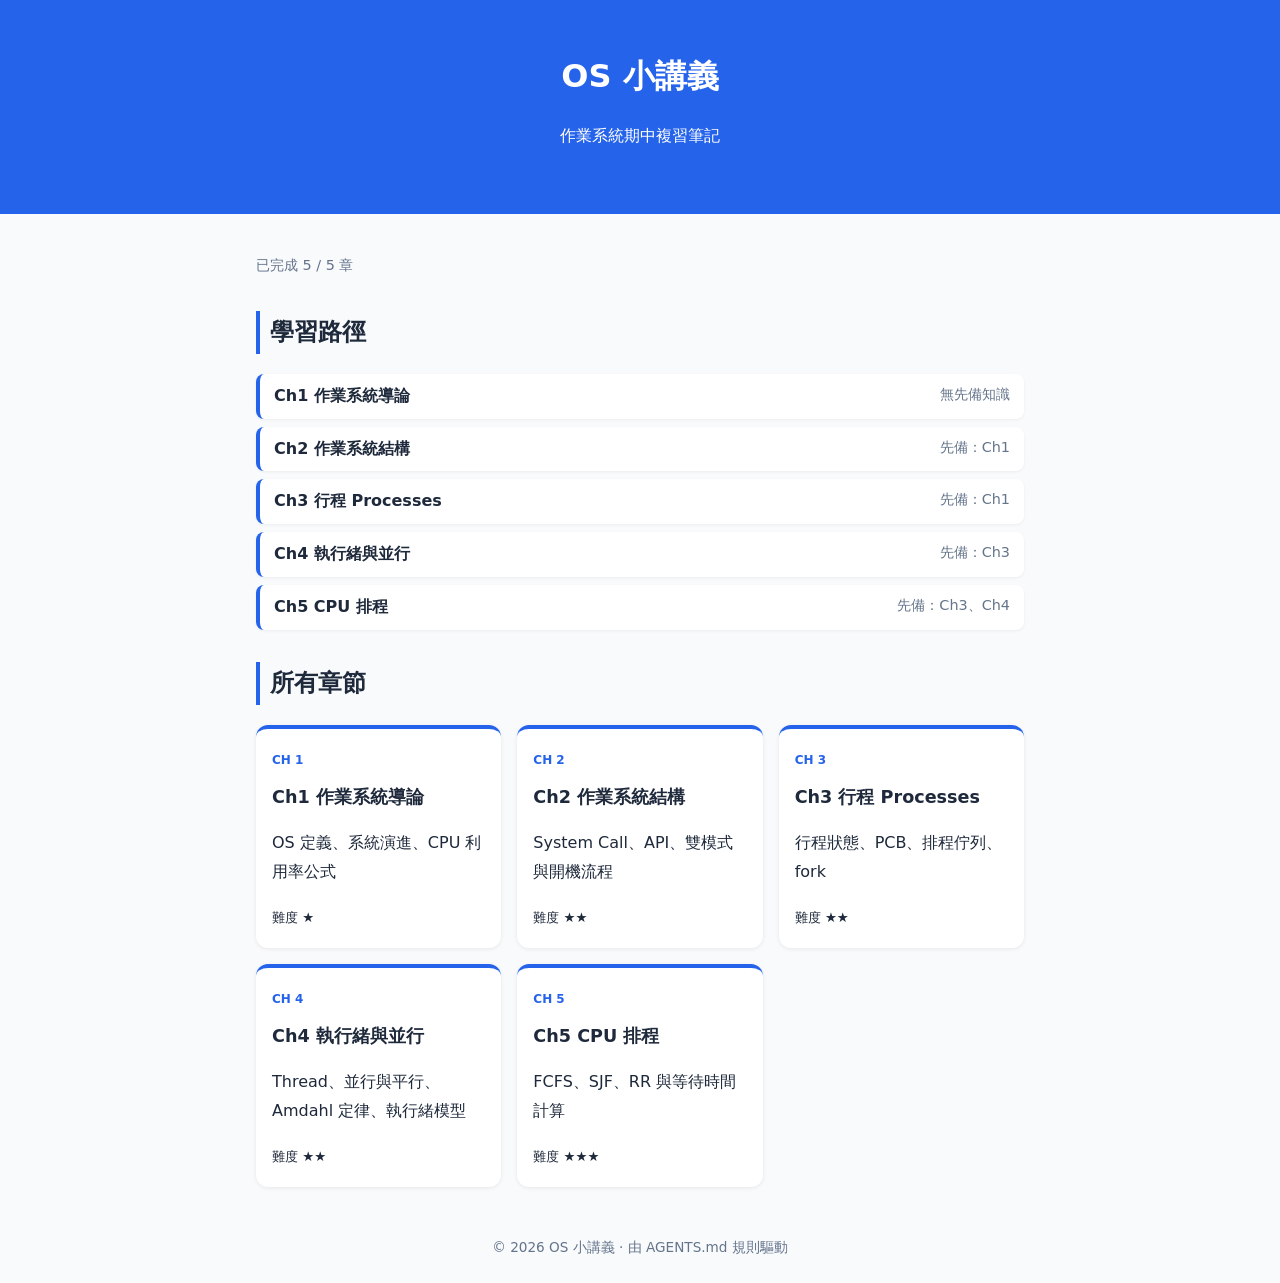
<file: index.html>
<!DOCTYPE html>
<html lang="zh-Hant">
<head>
  <meta charset="UTF-8">
  <meta name="viewport" content="width=device-width, initial-scale=1">
  <title>OS 小講義</title>
  <link rel="stylesheet" href="assets/style.css">
</head>
<body>
  <header class="hero">
    <h1>OS 小講義</h1>
    <p>作業系統期中複習筆記</p>
  </header>
  <main class="container">
    <p id="progress" class="meta"></p>
    <h2 class="section-title">學習路徑</h2>
    <ol id="path" class="path"></ol>
    <h2 class="section-title">所有章節</h2>
    <div id="cards" class="cards"></div>
  </main>
  <footer>© 2026 OS 小講義 · 由 AGENTS.md 規則驅動</footer>
  <script src="assets/index.js"></script>
</body>
</html>
</file>
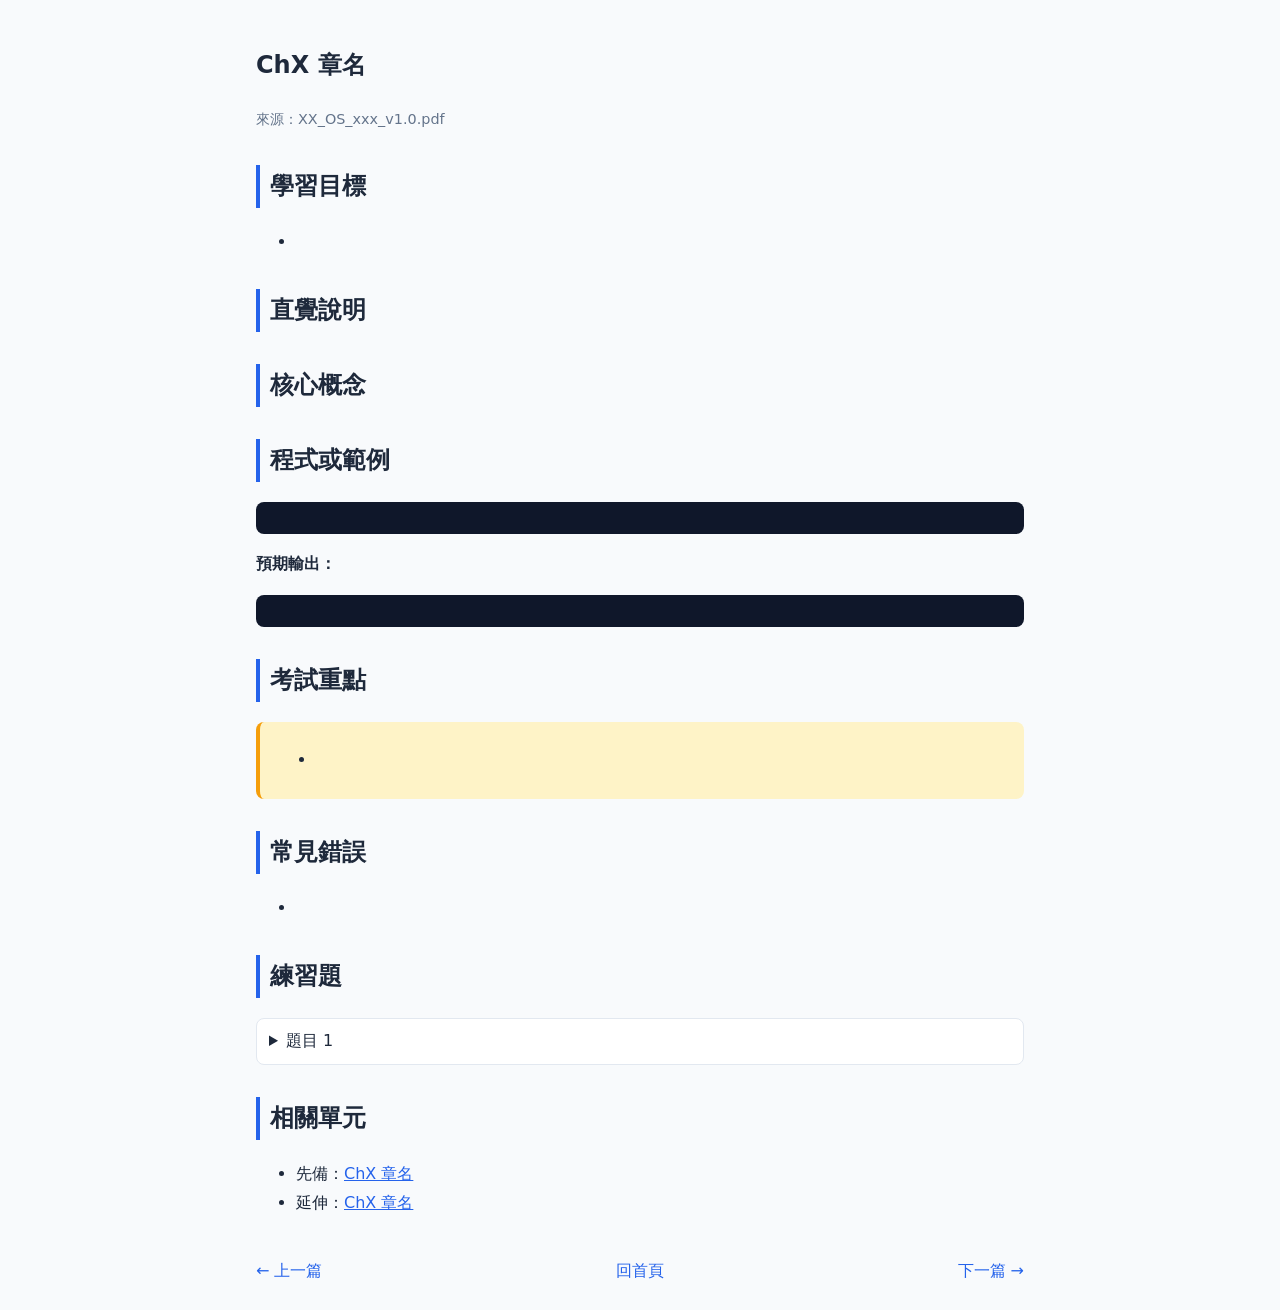
<file: lessons/_template.html>
<!DOCTYPE html>
<html lang="zh-Hant">
<head>
  <meta charset="UTF-8">
  <meta name="viewport" content="width=device-width, initial-scale=1">
  <title>章名 | OS 小講義</title>
  <link rel="stylesheet" href="../assets/style.css">
</head>
<body>
  <article class="lesson"
    data-id="os-XX-name"
    data-prereq="os-XX-name,os-XX-name"
    data-leads-to="os-XX-name">

    <h1>ChX 章名</h1>
    <p class="meta">來源：XX_OS_xxx_v1.0.pdf</p>

    <h2>學習目標</h2>
    <ul><li></li></ul>

    <h2>直覺說明</h2>
    <p></p>

    <h2>核心概念</h2>
    <p></p>

    <h2>程式或範例</h2>
    <pre><code class="lang-c"></code></pre>
    <p><strong>預期輸出：</strong></p>
    <pre><code></code></pre>

    <h2>考試重點</h2>
    <div class="callout"><ul><li></li></ul></div>

    <h2>常見錯誤</h2>
    <ul><li></li></ul>

    <h2>練習題</h2>
    <details><summary>題目 1</summary><p>答案</p></details>

    <h2>相關單元</h2>
    <ul class="rel">
      <li>先備：<a href="os-XX-name.html" data-rel="prerequisite_of">ChX 章名</a></li>
      <li>延伸：<a href="os-XX-name.html" data-rel="extends">ChX 章名</a></li>
    </ul>

    <nav>
      <a href="os-XX-name.html">← 上一篇</a>
      <a href="../index.html">回首頁</a>
      <a href="os-XX-name.html">下一篇 →</a>
    </nav>
  </article>
</body>
</html>
</file>
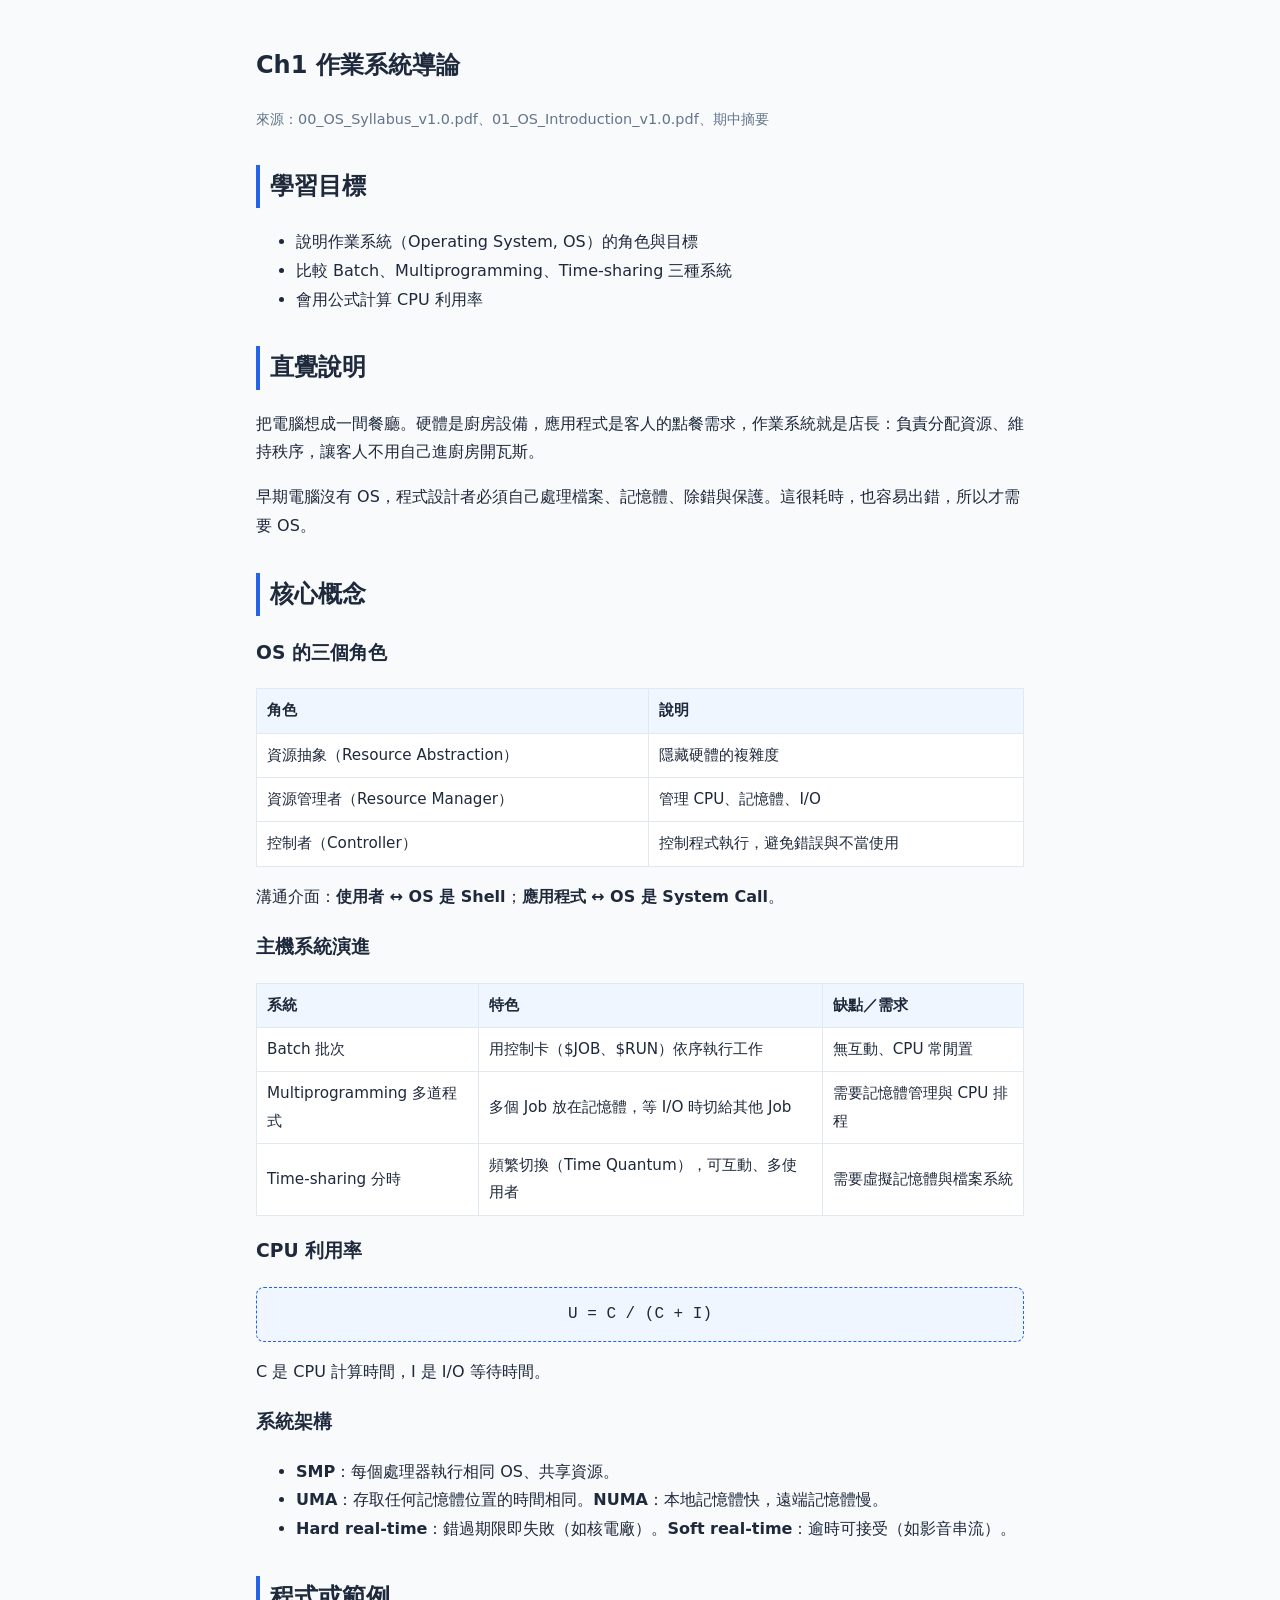
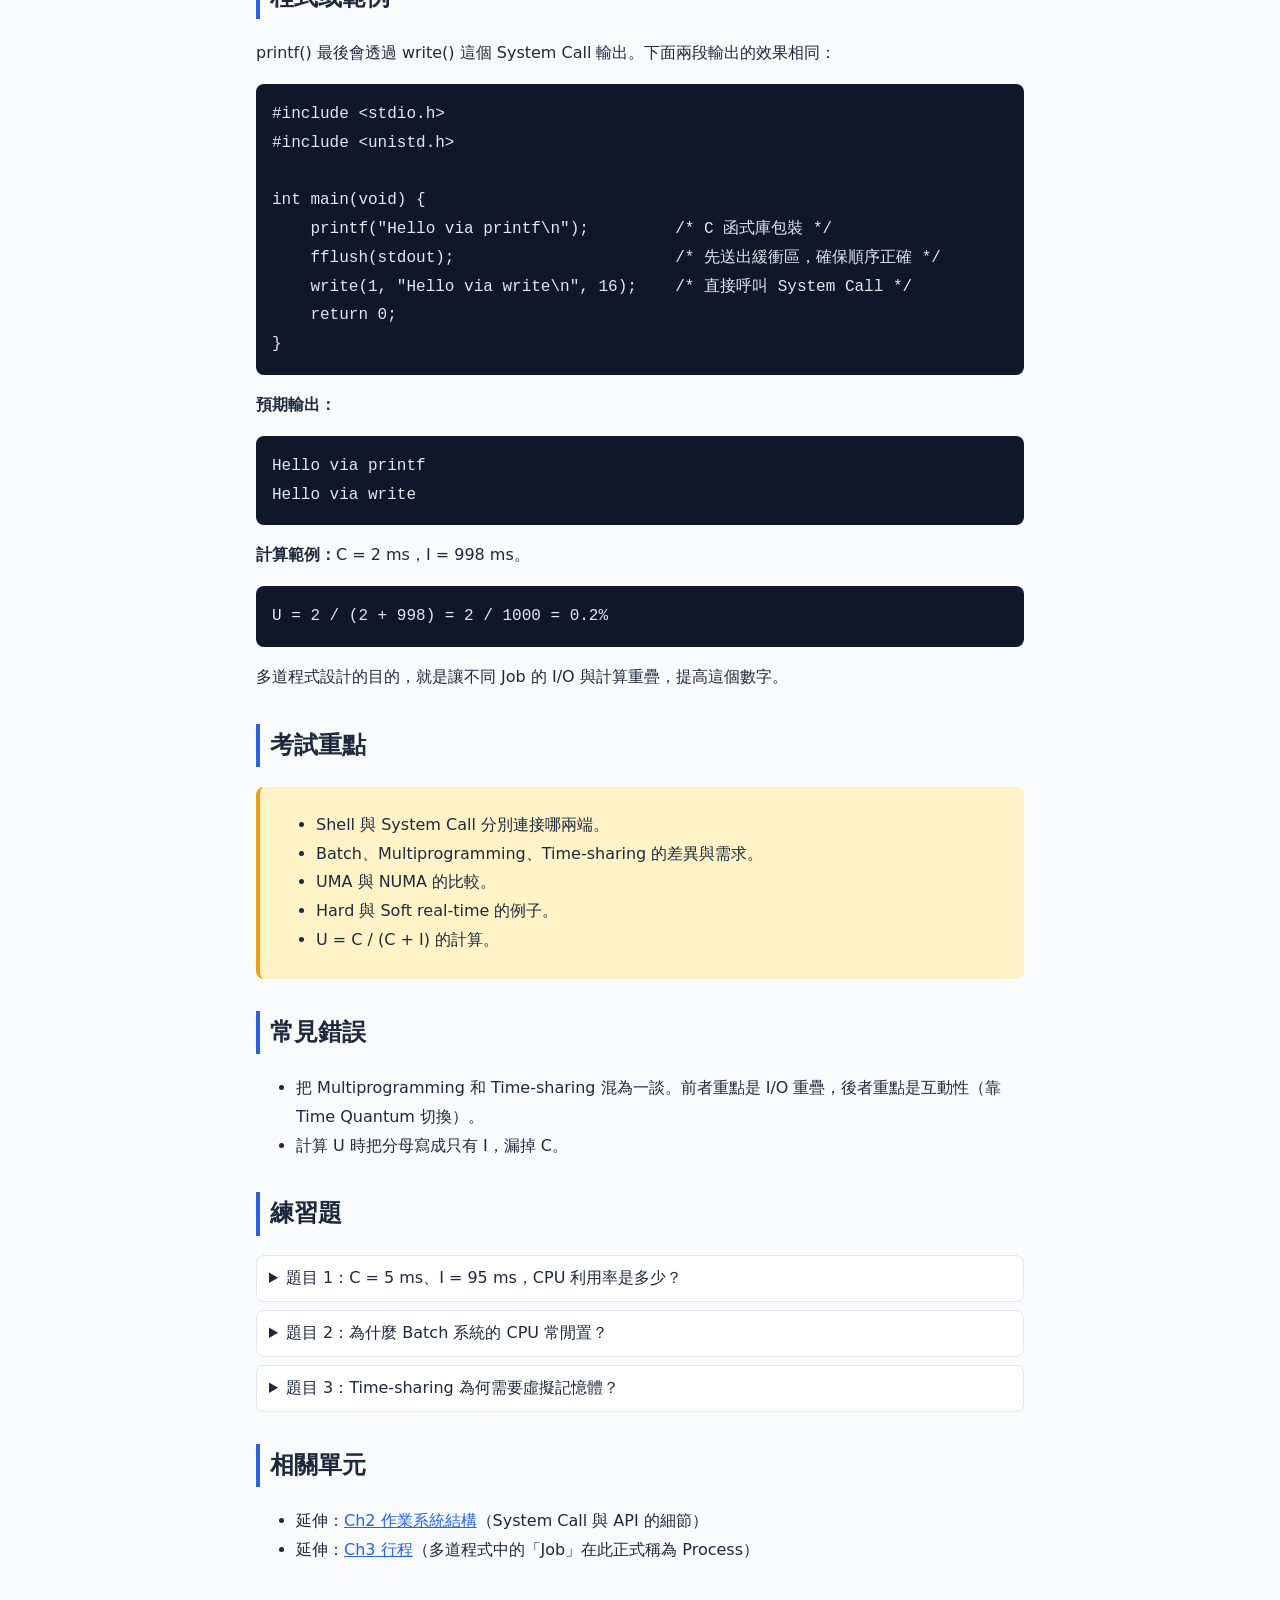
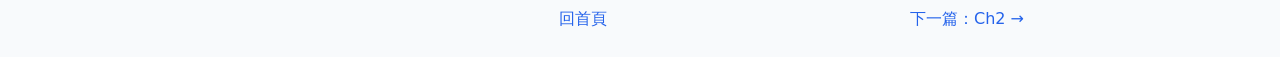
<file: lessons/os-01-introduction.html>
<!DOCTYPE html>
<html lang="zh-Hant">
<head>
  <meta charset="UTF-8">
  <meta name="viewport" content="width=device-width, initial-scale=1">
  <title>Ch1 作業系統導論 | OS 小講義</title>
  <link rel="stylesheet" href="../assets/style.css">
</head>
<body>
  <article class="lesson"
    data-id="os-01-introduction"
    data-prereq=""
    data-leads-to="os-02-os-structure,os-03-processes">

    <h1>Ch1 作業系統導論</h1>
    <p class="meta">來源：00_OS_Syllabus_v1.0.pdf、01_OS_Introduction_v1.0.pdf、期中摘要</p>

    <h2>學習目標</h2>
    <ul>
      <li>說明作業系統（Operating System, OS）的角色與目標</li>
      <li>比較 Batch、Multiprogramming、Time-sharing 三種系統</li>
      <li>會用公式計算 CPU 利用率</li>
    </ul>

    <h2>直覺說明</h2>
    <p>把電腦想成一間餐廳。硬體是廚房設備，應用程式是客人的點餐需求，作業系統就是店長：負責分配資源、維持秩序，讓客人不用自己進廚房開瓦斯。</p>
    <p>早期電腦沒有 OS，程式設計者必須自己處理檔案、記憶體、除錯與保護。這很耗時，也容易出錯，所以才需要 OS。</p>

    <h2>核心概念</h2>
    <h3>OS 的三個角色</h3>
    <table>
      <tr><th>角色</th><th>說明</th></tr>
      <tr><td>資源抽象（Resource Abstraction）</td><td>隱藏硬體的複雜度</td></tr>
      <tr><td>資源管理者（Resource Manager）</td><td>管理 CPU、記憶體、I/O</td></tr>
      <tr><td>控制者（Controller）</td><td>控制程式執行，避免錯誤與不當使用</td></tr>
    </table>
    <p>溝通介面：<strong>使用者 ↔ OS 是 Shell</strong>；<strong>應用程式 ↔ OS 是 System Call</strong>。</p>

    <h3>主機系統演進</h3>
    <table>
      <tr><th>系統</th><th>特色</th><th>缺點／需求</th></tr>
      <tr><td>Batch 批次</td><td>用控制卡（$JOB、$RUN）依序執行工作</td><td>無互動、CPU 常閒置</td></tr>
      <tr><td>Multiprogramming 多道程式</td><td>多個 Job 放在記憶體，等 I/O 時切給其他 Job</td><td>需要記憶體管理與 CPU 排程</td></tr>
      <tr><td>Time-sharing 分時</td><td>頻繁切換（Time Quantum），可互動、多使用者</td><td>需要虛擬記憶體與檔案系統</td></tr>
    </table>

    <h3>CPU 利用率</h3>
    <div class="formula">U = C / (C + I)</div>
    <p>C 是 CPU 計算時間，I 是 I/O 等待時間。</p>

    <h3>系統架構</h3>
    <ul>
      <li><strong>SMP</strong>：每個處理器執行相同 OS、共享資源。</li>
      <li><strong>UMA</strong>：存取任何記憶體位置的時間相同。<strong>NUMA</strong>：本地記憶體快，遠端記憶體慢。</li>
      <li><strong>Hard real-time</strong>：錯過期限即失敗（如核電廠）。<strong>Soft real-time</strong>：逾時可接受（如影音串流）。</li>
    </ul>

    <h2>程式或範例</h2>
    <p>printf() 最後會透過 write() 這個 System Call 輸出。下面兩段輸出的效果相同：</p>
    <pre><code class="lang-c">#include &lt;stdio.h&gt;
#include &lt;unistd.h&gt;

int main(void) {
    printf("Hello via printf\n");         /* C 函式庫包裝 */
    fflush(stdout);                       /* 先送出緩衝區，確保順序正確 */
    write(1, "Hello via write\n", 16);    /* 直接呼叫 System Call */
    return 0;
}</code></pre>
    <p><strong>預期輸出：</strong></p>
    <pre><code>Hello via printf
Hello via write</code></pre>

    <p><strong>計算範例：</strong>C = 2 ms，I = 998 ms。</p>
    <pre><code>U = 2 / (2 + 998) = 2 / 1000 = 0.2%</code></pre>
    <p>多道程式設計的目的，就是讓不同 Job 的 I/O 與計算重疊，提高這個數字。</p>

    <h2>考試重點</h2>
    <div class="callout">
      <ul>
        <li>Shell 與 System Call 分別連接哪兩端。</li>
        <li>Batch、Multiprogramming、Time-sharing 的差異與需求。</li>
        <li>UMA 與 NUMA 的比較。</li>
        <li>Hard 與 Soft real-time 的例子。</li>
        <li>U = C / (C + I) 的計算。</li>
      </ul>
    </div>

    <h2>常見錯誤</h2>
    <ul>
      <li>把 Multiprogramming 和 Time-sharing 混為一談。前者重點是 I/O 重疊，後者重點是互動性（靠 Time Quantum 切換）。</li>
      <li>計算 U 時把分母寫成只有 I，漏掉 C。</li>
    </ul>

    <h2>練習題</h2>
    <details><summary>題目 1：C = 5 ms、I = 95 ms，CPU 利用率是多少？</summary>
      <p>U = 5 / (5 + 95) = 5%。</p></details>
    <details><summary>題目 2：為什麼 Batch 系統的 CPU 常閒置？</summary>
      <p>I/O 速度遠慢於 CPU（至少約 1:1000），且一次只執行一個 Job，等待 I/O 時 CPU 無事可做。</p></details>
    <details><summary>題目 3：Time-sharing 為何需要虛擬記憶體？</summary>
      <p>多個使用者的程式要同時駐留，實體記憶體不夠，所以需要虛擬記憶體來擴充。</p></details>

    <h2>相關單元</h2>
    <ul class="rel">
      <li>延伸：<a href="os-02-os-structure.html" data-rel="extends">Ch2 作業系統結構</a>（System Call 與 API 的細節）</li>
      <li>延伸：<a href="os-03-processes.html" data-rel="extends">Ch3 行程</a>（多道程式中的「Job」在此正式稱為 Process）</li>
    </ul>

    <nav>
      <span></span>
      <a href="../index.html">回首頁</a>
      <a href="os-02-os-structure.html">下一篇：Ch2 →</a>
    </nav>
  </article>
</body>
</html>
</file>
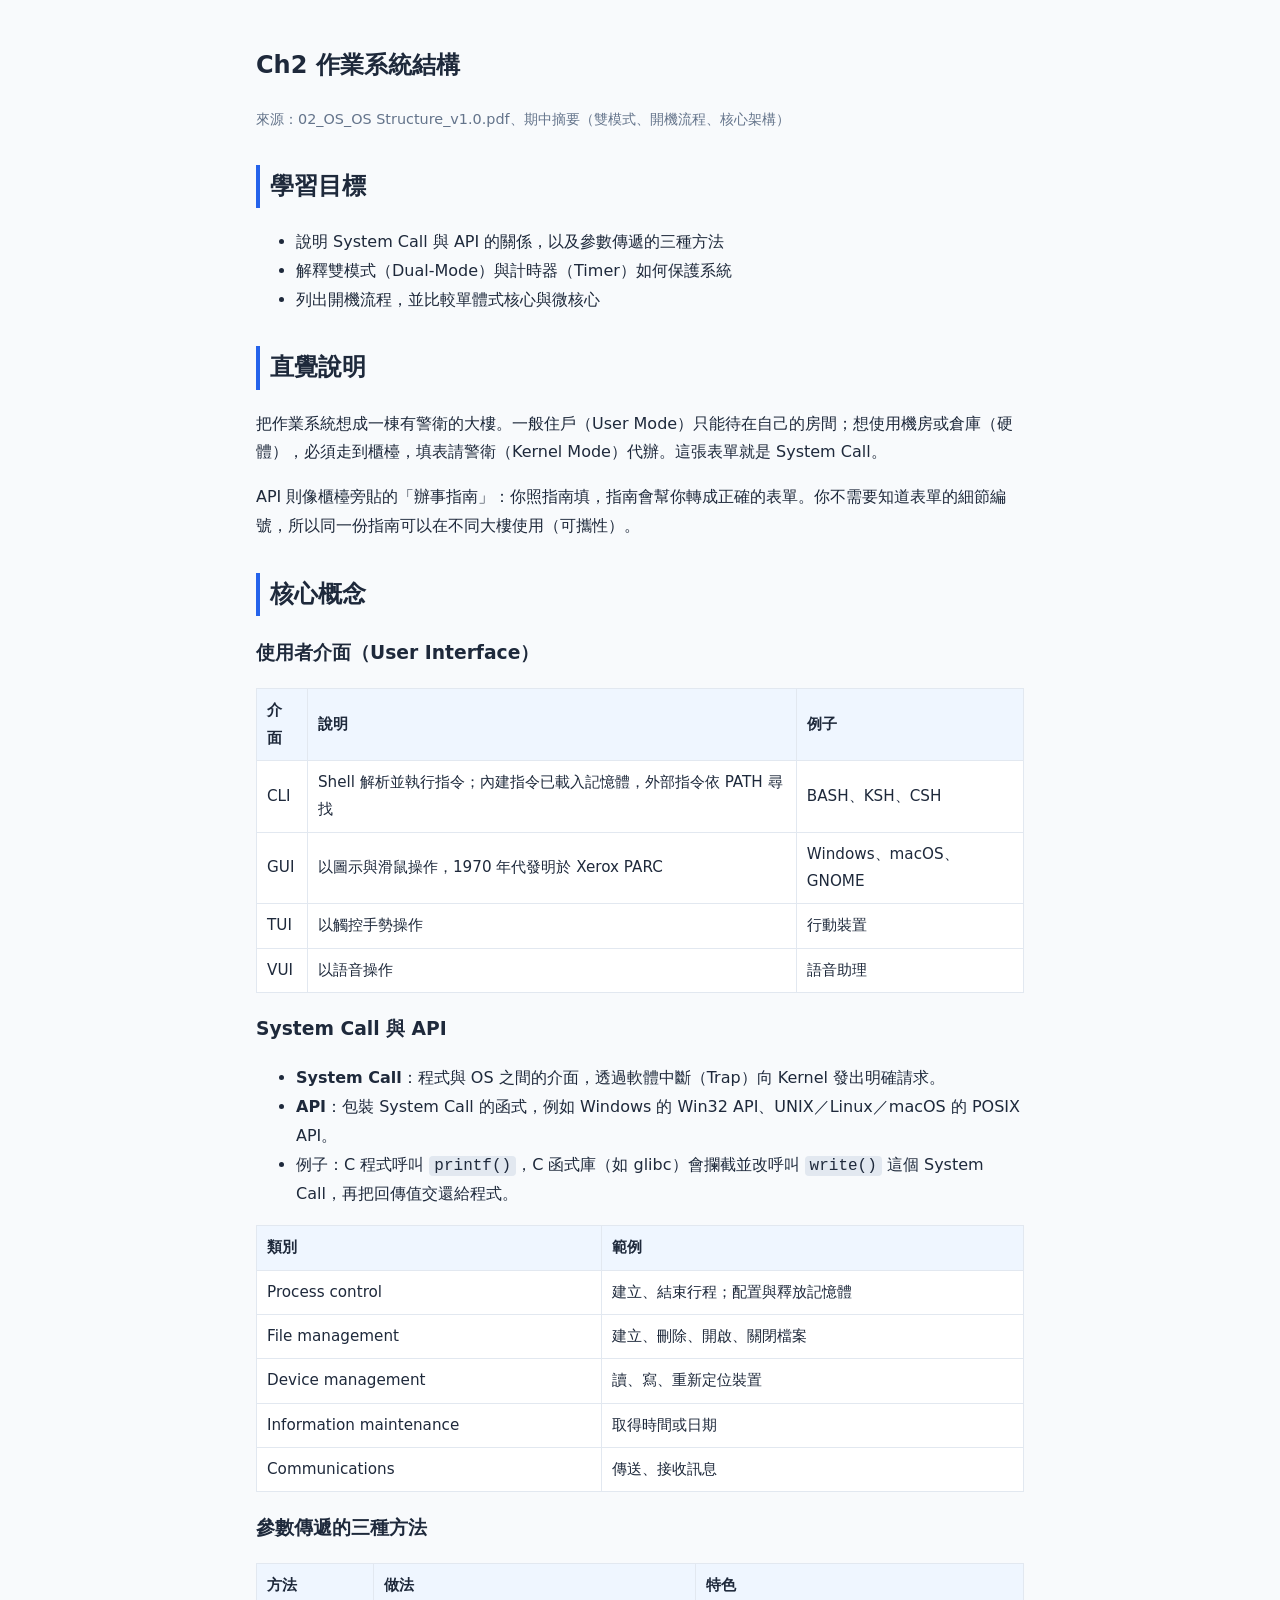
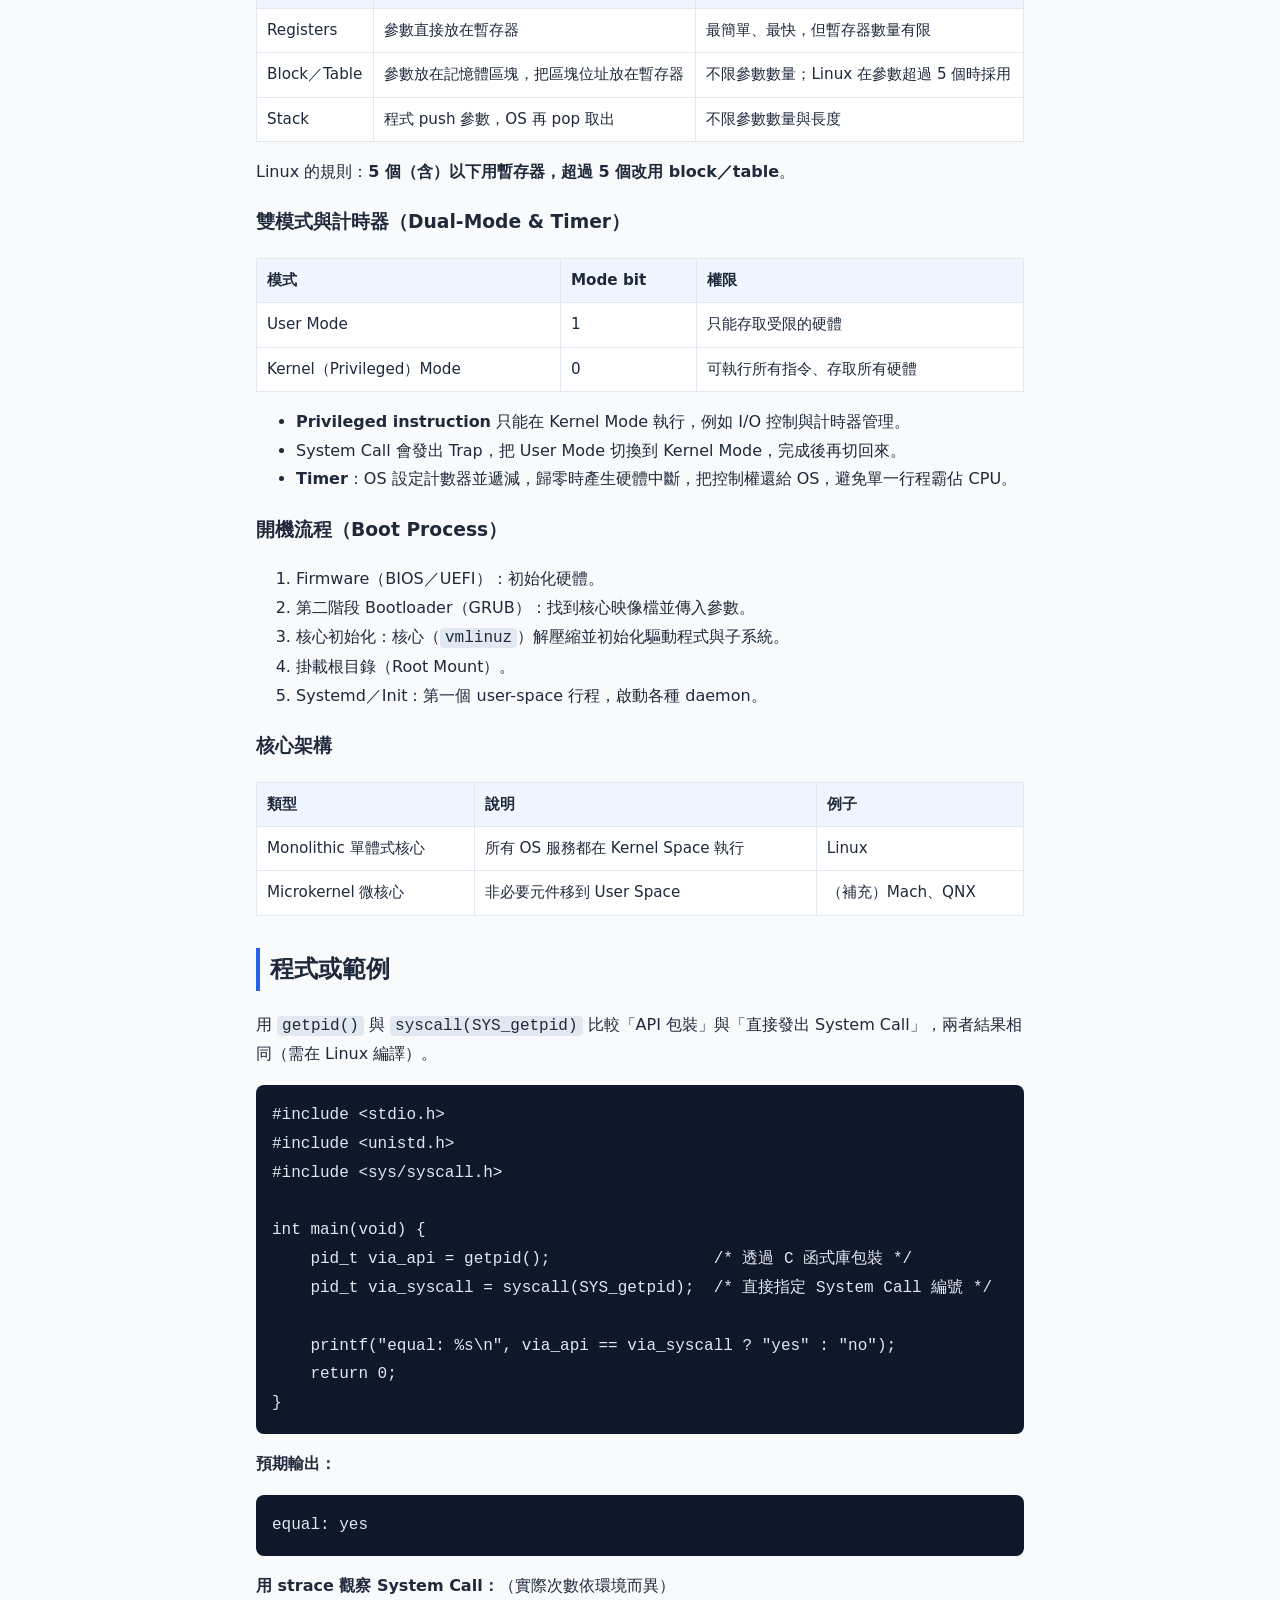
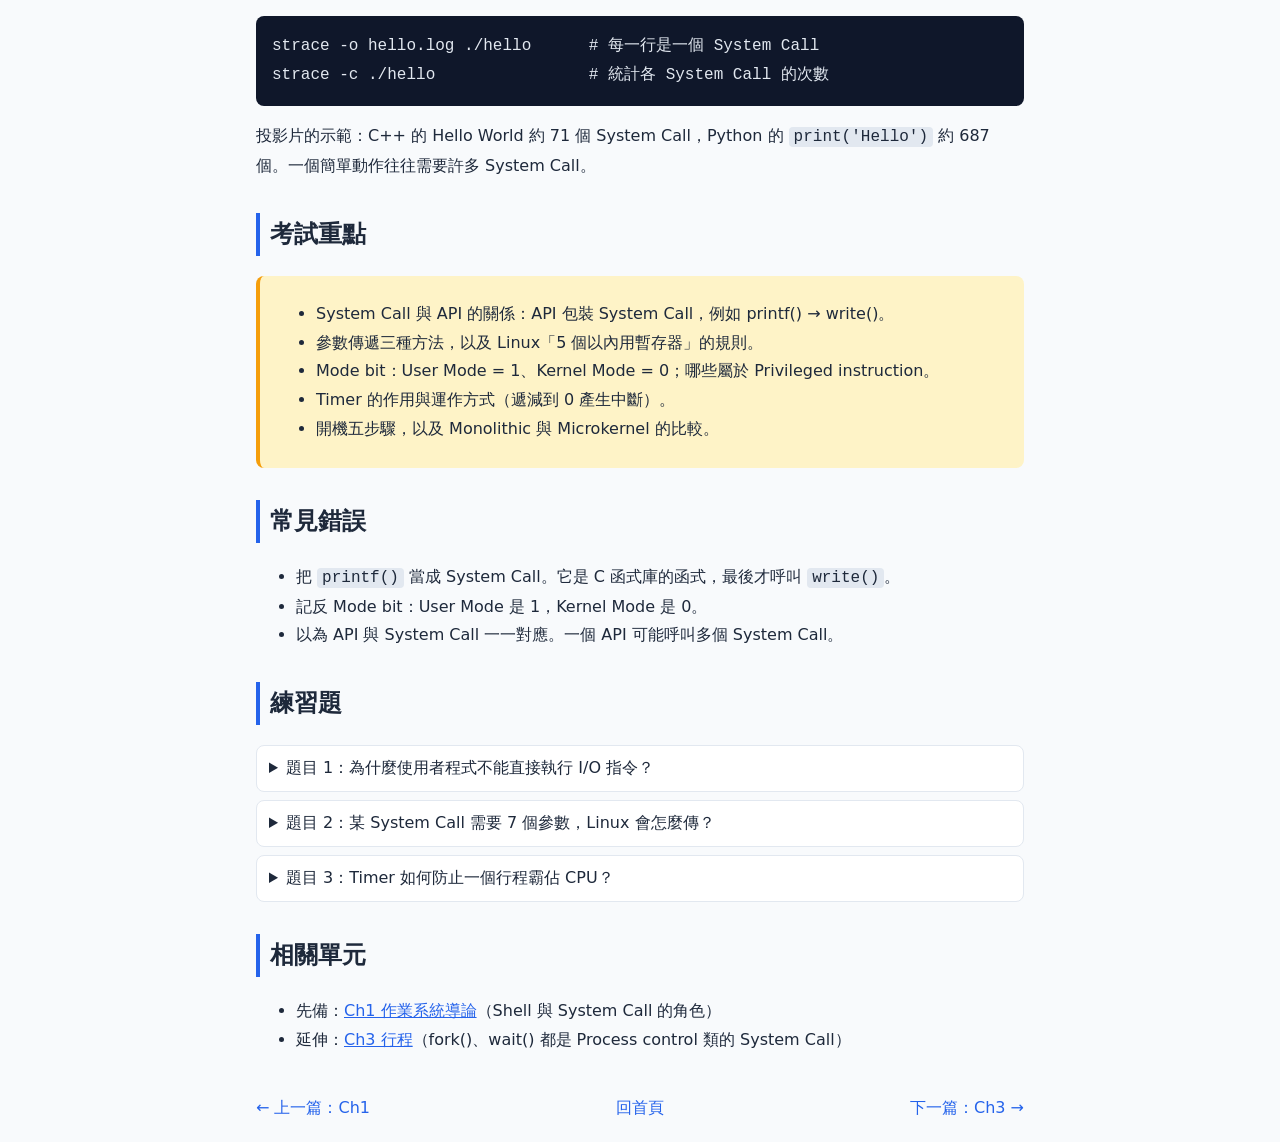
<file: lessons/os-02-os-structure.html>
<!DOCTYPE html>
<html lang="zh-Hant">
<head>
  <meta charset="UTF-8">
  <meta name="viewport" content="width=device-width, initial-scale=1">
  <title>Ch2 作業系統結構 | OS 小講義</title>
  <link rel="stylesheet" href="../assets/style.css">
</head>
<body>
  <article class="lesson"
    data-id="os-02-os-structure"
    data-prereq="os-01-introduction"
    data-leads-to="os-03-processes">

    <h1>Ch2 作業系統結構</h1>
    <p class="meta">來源：02_OS_OS Structure_v1.0.pdf、期中摘要（雙模式、開機流程、核心架構）</p>

    <h2>學習目標</h2>
    <ul>
      <li>說明 System Call 與 API 的關係，以及參數傳遞的三種方法</li>
      <li>解釋雙模式（Dual-Mode）與計時器（Timer）如何保護系統</li>
      <li>列出開機流程，並比較單體式核心與微核心</li>
    </ul>

    <h2>直覺說明</h2>
    <p>把作業系統想成一棟有警衛的大樓。一般住戶（User Mode）只能待在自己的房間；想使用機房或倉庫（硬體），必須走到櫃檯，填表請警衛（Kernel Mode）代辦。這張表單就是 System Call。</p>
    <p>API 則像櫃檯旁貼的「辦事指南」：你照指南填，指南會幫你轉成正確的表單。你不需要知道表單的細節編號，所以同一份指南可以在不同大樓使用（可攜性）。</p>

    <h2>核心概念</h2>

    <h3>使用者介面（User Interface）</h3>
    <table>
      <tr><th>介面</th><th>說明</th><th>例子</th></tr>
      <tr><td>CLI</td><td>Shell 解析並執行指令；內建指令已載入記憶體，外部指令依 PATH 尋找</td><td>BASH、KSH、CSH</td></tr>
      <tr><td>GUI</td><td>以圖示與滑鼠操作，1970 年代發明於 Xerox PARC</td><td>Windows、macOS、GNOME</td></tr>
      <tr><td>TUI</td><td>以觸控手勢操作</td><td>行動裝置</td></tr>
      <tr><td>VUI</td><td>以語音操作</td><td>語音助理</td></tr>
    </table>

    <h3>System Call 與 API</h3>
    <ul>
      <li><strong>System Call</strong>：程式與 OS 之間的介面，透過軟體中斷（Trap）向 Kernel 發出明確請求。</li>
      <li><strong>API</strong>：包裝 System Call 的函式，例如 Windows 的 Win32 API、UNIX／Linux／macOS 的 POSIX API。</li>
      <li>例子：C 程式呼叫 <code>printf()</code>，C 函式庫（如 glibc）會攔截並改呼叫 <code>write()</code> 這個 System Call，再把回傳值交還給程式。</li>
    </ul>
    <table>
      <tr><th>類別</th><th>範例</th></tr>
      <tr><td>Process control</td><td>建立、結束行程；配置與釋放記憶體</td></tr>
      <tr><td>File management</td><td>建立、刪除、開啟、關閉檔案</td></tr>
      <tr><td>Device management</td><td>讀、寫、重新定位裝置</td></tr>
      <tr><td>Information maintenance</td><td>取得時間或日期</td></tr>
      <tr><td>Communications</td><td>傳送、接收訊息</td></tr>
    </table>

    <h3>參數傳遞的三種方法</h3>
    <table>
      <tr><th>方法</th><th>做法</th><th>特色</th></tr>
      <tr><td>Registers</td><td>參數直接放在暫存器</td><td>最簡單、最快，但暫存器數量有限</td></tr>
      <tr><td>Block／Table</td><td>參數放在記憶體區塊，把區塊位址放在暫存器</td><td>不限參數數量；Linux 在參數超過 5 個時採用</td></tr>
      <tr><td>Stack</td><td>程式 push 參數，OS 再 pop 取出</td><td>不限參數數量與長度</td></tr>
    </table>
    <p>Linux 的規則：<strong>5 個（含）以下用暫存器，超過 5 個改用 block／table</strong>。</p>

    <h3>雙模式與計時器（Dual-Mode &amp; Timer）</h3>
    <table>
      <tr><th>模式</th><th>Mode bit</th><th>權限</th></tr>
      <tr><td>User Mode</td><td>1</td><td>只能存取受限的硬體</td></tr>
      <tr><td>Kernel（Privileged）Mode</td><td>0</td><td>可執行所有指令、存取所有硬體</td></tr>
    </table>
    <ul>
      <li><strong>Privileged instruction</strong> 只能在 Kernel Mode 執行，例如 I/O 控制與計時器管理。</li>
      <li>System Call 會發出 Trap，把 User Mode 切換到 Kernel Mode，完成後再切回來。</li>
      <li><strong>Timer</strong>：OS 設定計數器並遞減，歸零時產生硬體中斷，把控制權還給 OS，避免單一行程霸佔 CPU。</li>
    </ul>

    <h3>開機流程（Boot Process）</h3>
    <ol>
      <li>Firmware（BIOS／UEFI）：初始化硬體。</li>
      <li>第二階段 Bootloader（GRUB）：找到核心映像檔並傳入參數。</li>
      <li>核心初始化：核心（<code>vmlinuz</code>）解壓縮並初始化驅動程式與子系統。</li>
      <li>掛載根目錄（Root Mount）。</li>
      <li>Systemd／Init：第一個 user-space 行程，啟動各種 daemon。</li>
    </ol>

    <h3>核心架構</h3>
    <table>
      <tr><th>類型</th><th>說明</th><th>例子</th></tr>
      <tr><td>Monolithic 單體式核心</td><td>所有 OS 服務都在 Kernel Space 執行</td><td>Linux</td></tr>
      <tr><td>Microkernel 微核心</td><td>非必要元件移到 User Space</td><td>（補充）Mach、QNX</td></tr>
    </table>

    <h2>程式或範例</h2>
    <p>用 <code>getpid()</code> 與 <code>syscall(SYS_getpid)</code> 比較「API 包裝」與「直接發出 System Call」，兩者結果相同（需在 Linux 編譯）。</p>
    <pre><code class="lang-c">#include &lt;stdio.h&gt;
#include &lt;unistd.h&gt;
#include &lt;sys/syscall.h&gt;

int main(void) {
    pid_t via_api = getpid();                 /* 透過 C 函式庫包裝 */
    pid_t via_syscall = syscall(SYS_getpid);  /* 直接指定 System Call 編號 */

    printf("equal: %s\n", via_api == via_syscall ? "yes" : "no");
    return 0;
}</code></pre>
    <p><strong>預期輸出：</strong></p>
    <pre><code>equal: yes</code></pre>

    <p><strong>用 strace 觀察 System Call：</strong>（實際次數依環境而異）</p>
    <pre><code>strace -o hello.log ./hello      # 每一行是一個 System Call
strace -c ./hello                # 統計各 System Call 的次數</code></pre>
    <p>投影片的示範：C++ 的 Hello World 約 71 個 System Call，Python 的 <code>print('Hello')</code> 約 687 個。一個簡單動作往往需要許多 System Call。</p>

    <h2>考試重點</h2>
    <div class="callout">
      <ul>
        <li>System Call 與 API 的關係：API 包裝 System Call，例如 printf() → write()。</li>
        <li>參數傳遞三種方法，以及 Linux「5 個以內用暫存器」的規則。</li>
        <li>Mode bit：User Mode = 1、Kernel Mode = 0；哪些屬於 Privileged instruction。</li>
        <li>Timer 的作用與運作方式（遞減到 0 產生中斷）。</li>
        <li>開機五步驟，以及 Monolithic 與 Microkernel 的比較。</li>
      </ul>
    </div>

    <h2>常見錯誤</h2>
    <ul>
      <li>把 <code>printf()</code> 當成 System Call。它是 C 函式庫的函式，最後才呼叫 <code>write()</code>。</li>
      <li>記反 Mode bit：User Mode 是 1，Kernel Mode 是 0。</li>
      <li>以為 API 與 System Call 一一對應。一個 API 可能呼叫多個 System Call。</li>
    </ul>

    <h2>練習題</h2>
    <details><summary>題目 1：為什麼使用者程式不能直接執行 I/O 指令？</summary>
      <p>I/O 控制是 Privileged instruction，只能在 Kernel Mode 執行。使用者程式必須發出 System Call，由 OS 在 Kernel Mode 代為執行，才能保護系統。</p></details>
    <details><summary>題目 2：某 System Call 需要 7 個參數，Linux 會怎麼傳？</summary>
      <p>超過 5 個，改用 block／table：把參數放在記憶體區塊，並把區塊位址放在暫存器傳給 Kernel。</p></details>
    <details><summary>題目 3：Timer 如何防止一個行程霸佔 CPU？</summary>
      <p>OS 先設定計數器並讓它遞減，歸零時硬體發出中斷，控制權回到 OS，OS 就能重新排程。</p></details>

    <h2>相關單元</h2>
    <ul class="rel">
      <li>先備：<a href="os-01-introduction.html" data-rel="prerequisite_of">Ch1 作業系統導論</a>（Shell 與 System Call 的角色）</li>
      <li>延伸：<a href="os-03-processes.html" data-rel="extends">Ch3 行程</a>（fork()、wait() 都是 Process control 類的 System Call）</li>
    </ul>

    <nav>
      <a href="os-01-introduction.html">← 上一篇：Ch1</a>
      <a href="../index.html">回首頁</a>
      <a href="os-03-processes.html">下一篇：Ch3 →</a>
    </nav>
  </article>
</body>
</html>
</file>
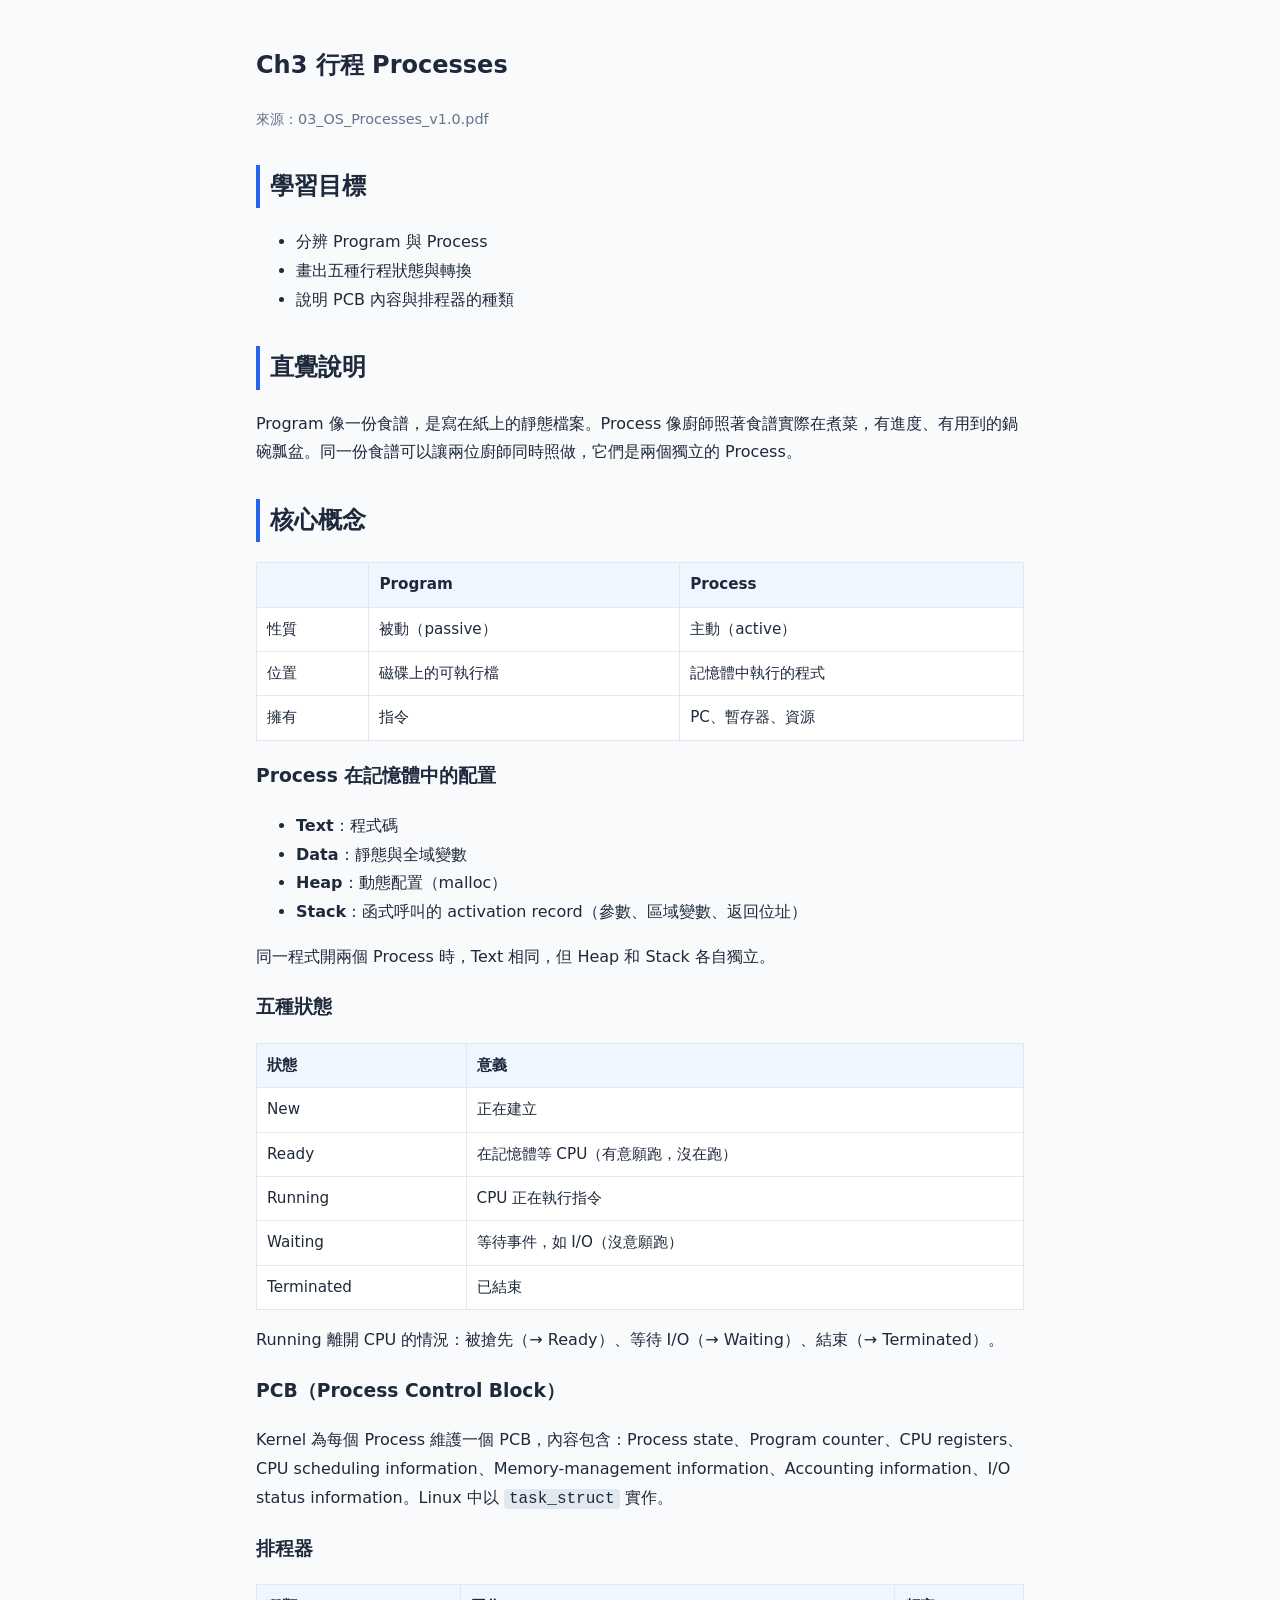
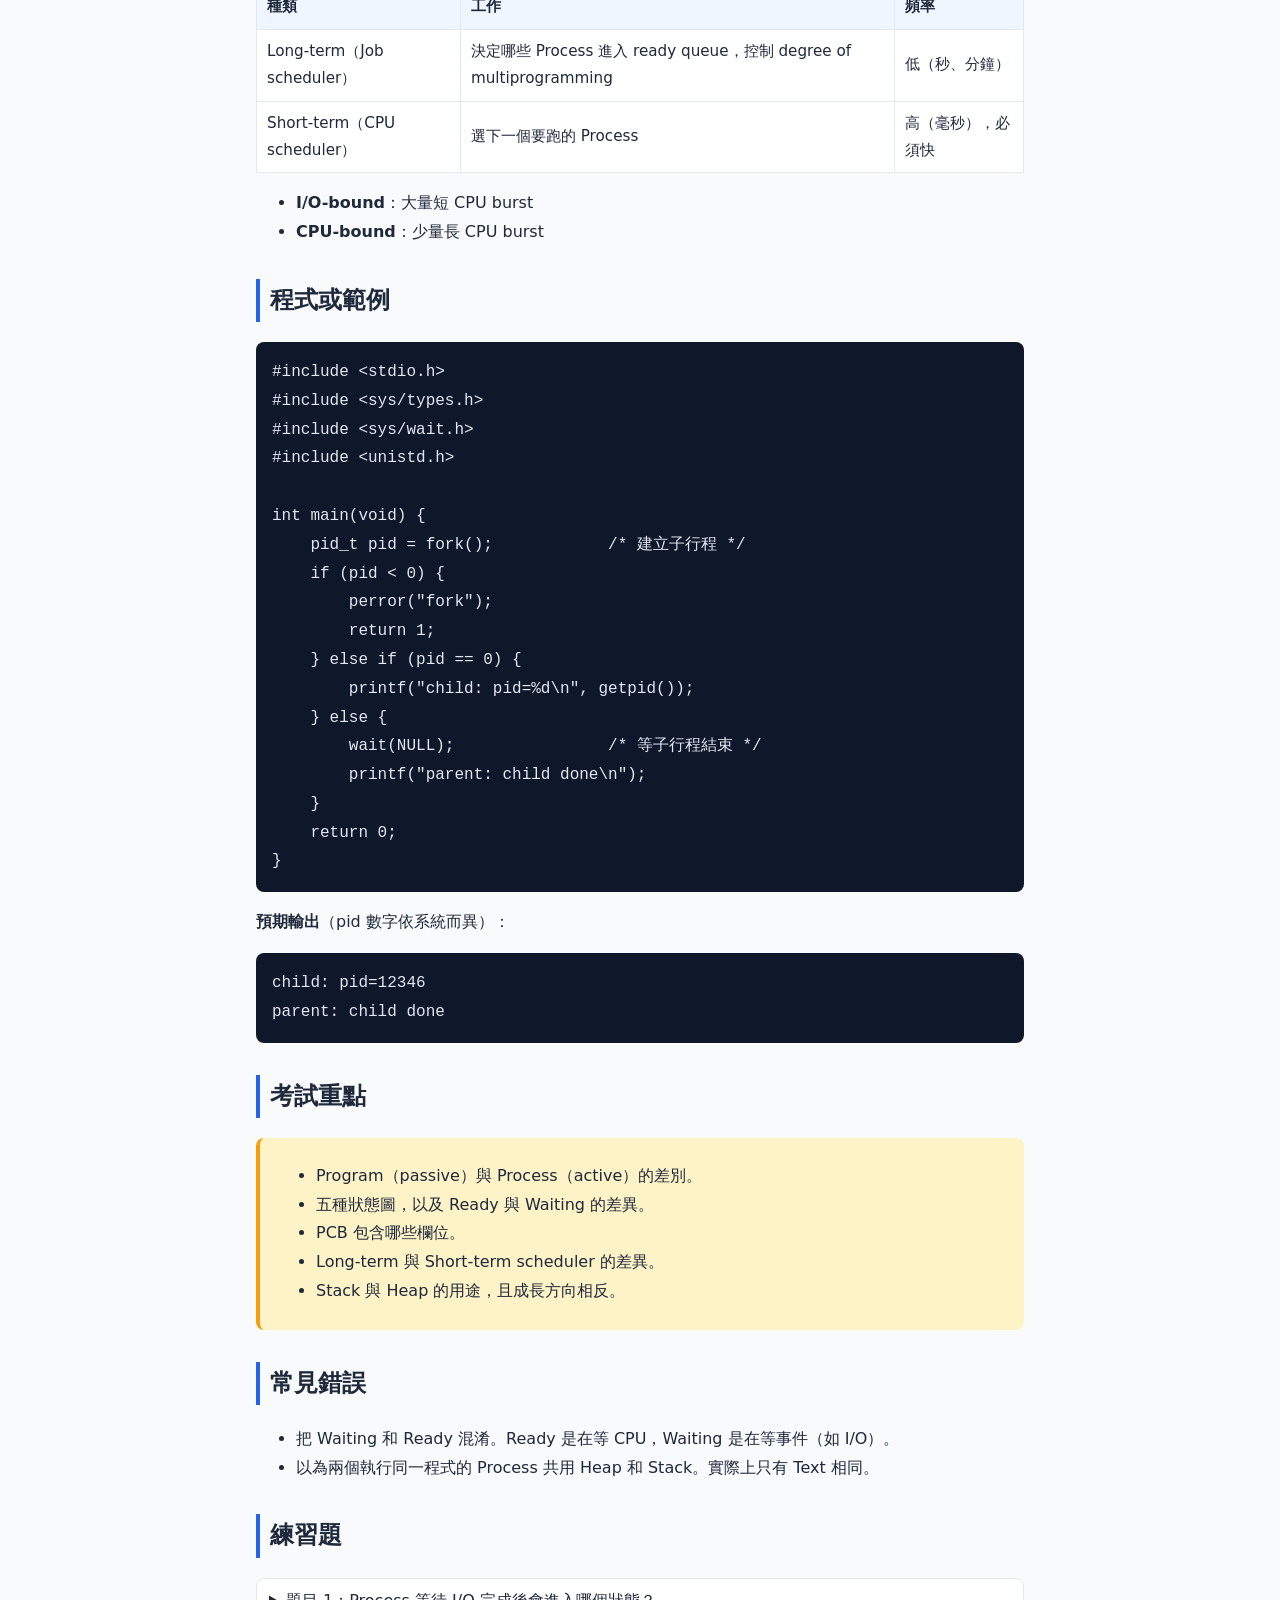
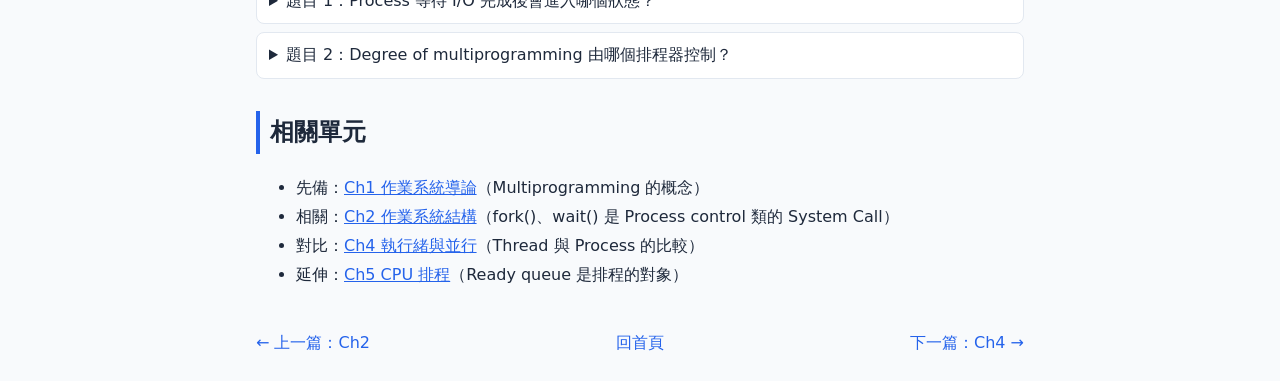
<file: lessons/os-03-processes.html>
<!DOCTYPE html>
<html lang="zh-Hant">
<head>
  <meta charset="UTF-8">
  <meta name="viewport" content="width=device-width, initial-scale=1">
  <title>Ch3 行程 | OS 小講義</title>
  <link rel="stylesheet" href="../assets/style.css">
</head>
<body>
  <article class="lesson"
    data-id="os-03-processes"
    data-prereq="os-01-introduction"
    data-leads-to="os-04-threads,os-05-cpu-scheduling">

    <h1>Ch3 行程 Processes</h1>
    <p class="meta">來源：03_OS_Processes_v1.0.pdf</p>

    <h2>學習目標</h2>
    <ul>
      <li>分辨 Program 與 Process</li>
      <li>畫出五種行程狀態與轉換</li>
      <li>說明 PCB 內容與排程器的種類</li>
    </ul>

    <h2>直覺說明</h2>
    <p>Program 像一份食譜，是寫在紙上的靜態檔案。Process 像廚師照著食譜實際在煮菜，有進度、有用到的鍋碗瓢盆。同一份食譜可以讓兩位廚師同時照做，它們是兩個獨立的 Process。</p>

    <h2>核心概念</h2>
    <table>
      <tr><th></th><th>Program</th><th>Process</th></tr>
      <tr><td>性質</td><td>被動（passive）</td><td>主動（active）</td></tr>
      <tr><td>位置</td><td>磁碟上的可執行檔</td><td>記憶體中執行的程式</td></tr>
      <tr><td>擁有</td><td>指令</td><td>PC、暫存器、資源</td></tr>
    </table>

    <h3>Process 在記憶體中的配置</h3>
    <ul>
      <li><strong>Text</strong>：程式碼</li>
      <li><strong>Data</strong>：靜態與全域變數</li>
      <li><strong>Heap</strong>：動態配置（malloc）</li>
      <li><strong>Stack</strong>：函式呼叫的 activation record（參數、區域變數、返回位址）</li>
    </ul>
    <p>同一程式開兩個 Process 時，Text 相同，但 Heap 和 Stack 各自獨立。</p>

    <h3>五種狀態</h3>
    <table>
      <tr><th>狀態</th><th>意義</th></tr>
      <tr><td>New</td><td>正在建立</td></tr>
      <tr><td>Ready</td><td>在記憶體等 CPU（有意願跑，沒在跑）</td></tr>
      <tr><td>Running</td><td>CPU 正在執行指令</td></tr>
      <tr><td>Waiting</td><td>等待事件，如 I/O（沒意願跑）</td></tr>
      <tr><td>Terminated</td><td>已結束</td></tr>
    </table>
    <p>Running 離開 CPU 的情況：被搶先（→ Ready）、等待 I/O（→ Waiting）、結束（→ Terminated）。</p>

    <h3>PCB（Process Control Block）</h3>
    <p>Kernel 為每個 Process 維護一個 PCB，內容包含：Process state、Program counter、CPU registers、CPU scheduling information、Memory-management information、Accounting information、I/O status information。Linux 中以 <code>task_struct</code> 實作。</p>

    <h3>排程器</h3>
    <table>
      <tr><th>種類</th><th>工作</th><th>頻率</th></tr>
      <tr><td>Long-term（Job scheduler）</td><td>決定哪些 Process 進入 ready queue，控制 degree of multiprogramming</td><td>低（秒、分鐘）</td></tr>
      <tr><td>Short-term（CPU scheduler）</td><td>選下一個要跑的 Process</td><td>高（毫秒），必須快</td></tr>
    </table>
    <ul>
      <li><strong>I/O-bound</strong>：大量短 CPU burst</li>
      <li><strong>CPU-bound</strong>：少量長 CPU burst</li>
    </ul>

    <h2>程式或範例</h2>
    <pre><code class="lang-c">#include &lt;stdio.h&gt;
#include &lt;sys/types.h&gt;
#include &lt;sys/wait.h&gt;
#include &lt;unistd.h&gt;

int main(void) {
    pid_t pid = fork();            /* 建立子行程 */
    if (pid &lt; 0) {
        perror("fork");
        return 1;
    } else if (pid == 0) {
        printf("child: pid=%d\n", getpid());
    } else {
        wait(NULL);                /* 等子行程結束 */
        printf("parent: child done\n");
    }
    return 0;
}</code></pre>
    <p><strong>預期輸出</strong>（pid 數字依系統而異）：</p>
    <pre><code>child: pid=12346
parent: child done</code></pre>

    <h2>考試重點</h2>
    <div class="callout">
      <ul>
        <li>Program（passive）與 Process（active）的差別。</li>
        <li>五種狀態圖，以及 Ready 與 Waiting 的差異。</li>
        <li>PCB 包含哪些欄位。</li>
        <li>Long-term 與 Short-term scheduler 的差異。</li>
        <li>Stack 與 Heap 的用途，且成長方向相反。</li>
      </ul>
    </div>

    <h2>常見錯誤</h2>
    <ul>
      <li>把 Waiting 和 Ready 混淆。Ready 是在等 CPU，Waiting 是在等事件（如 I/O）。</li>
      <li>以為兩個執行同一程式的 Process 共用 Heap 和 Stack。實際上只有 Text 相同。</li>
    </ul>

    <h2>練習題</h2>
    <details><summary>題目 1：Process 等待 I/O 完成後會進入哪個狀態？</summary>
      <p>Ready。I/O 完成後它有意願跑，但需重新排隊等 CPU。</p></details>
    <details><summary>題目 2：Degree of multiprogramming 由哪個排程器控制？</summary>
      <p>Long-term scheduler。</p></details>

    <h2>相關單元</h2>
    <ul class="rel">
      <li>先備：<a href="os-01-introduction.html" data-rel="prerequisite_of">Ch1 作業系統導論</a>（Multiprogramming 的概念）</li>
      <li>相關：<a href="os-02-os-structure.html" data-rel="extends">Ch2 作業系統結構</a>（fork()、wait() 是 Process control 類的 System Call）</li>
      <li>對比：<a href="os-04-threads.html" data-rel="contrasts_with">Ch4 執行緒與並行</a>（Thread 與 Process 的比較）</li>
      <li>延伸：<a href="os-05-cpu-scheduling.html" data-rel="prerequisite_of">Ch5 CPU 排程</a>（Ready queue 是排程的對象）</li>
    </ul>

    <nav>
      <a href="os-02-os-structure.html">← 上一篇：Ch2</a>
      <a href="../index.html">回首頁</a>
      <a href="os-04-threads.html">下一篇：Ch4 →</a>
    </nav>
  </article>
</body>
</html>
</file>
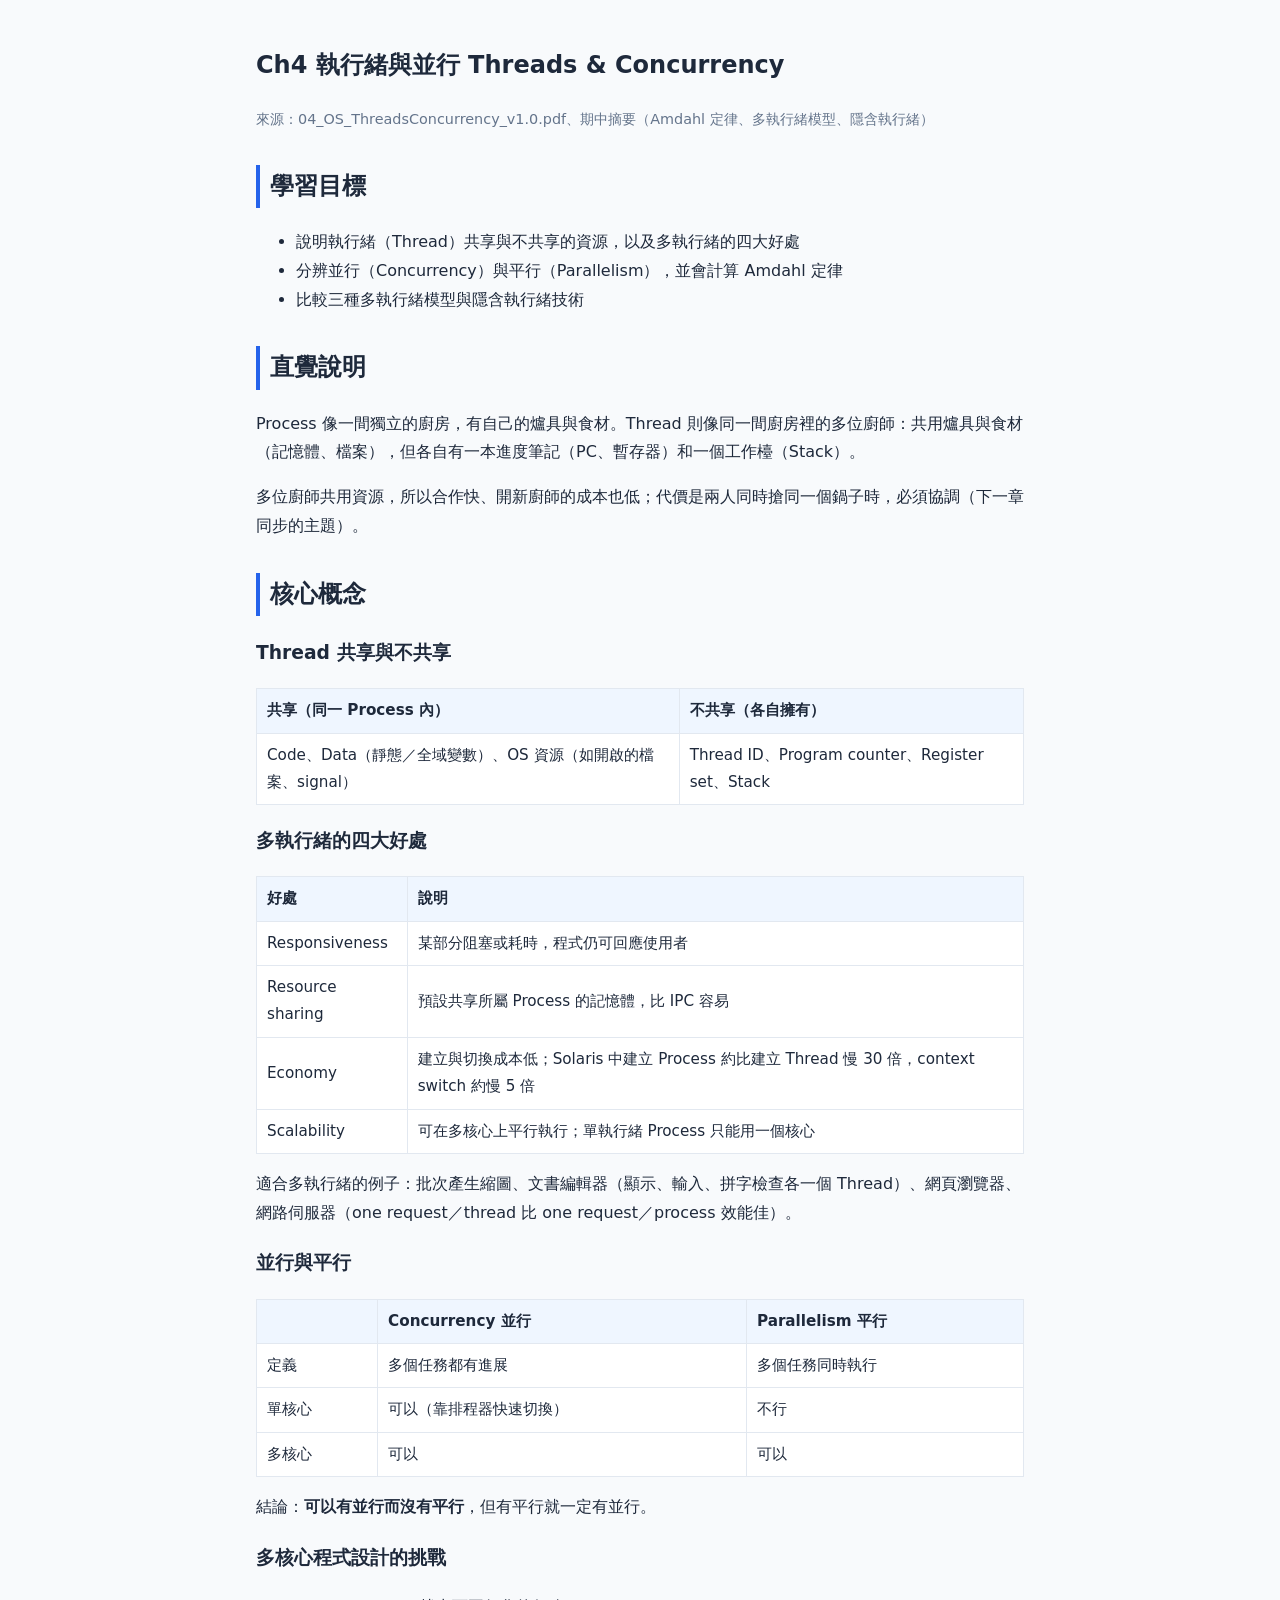
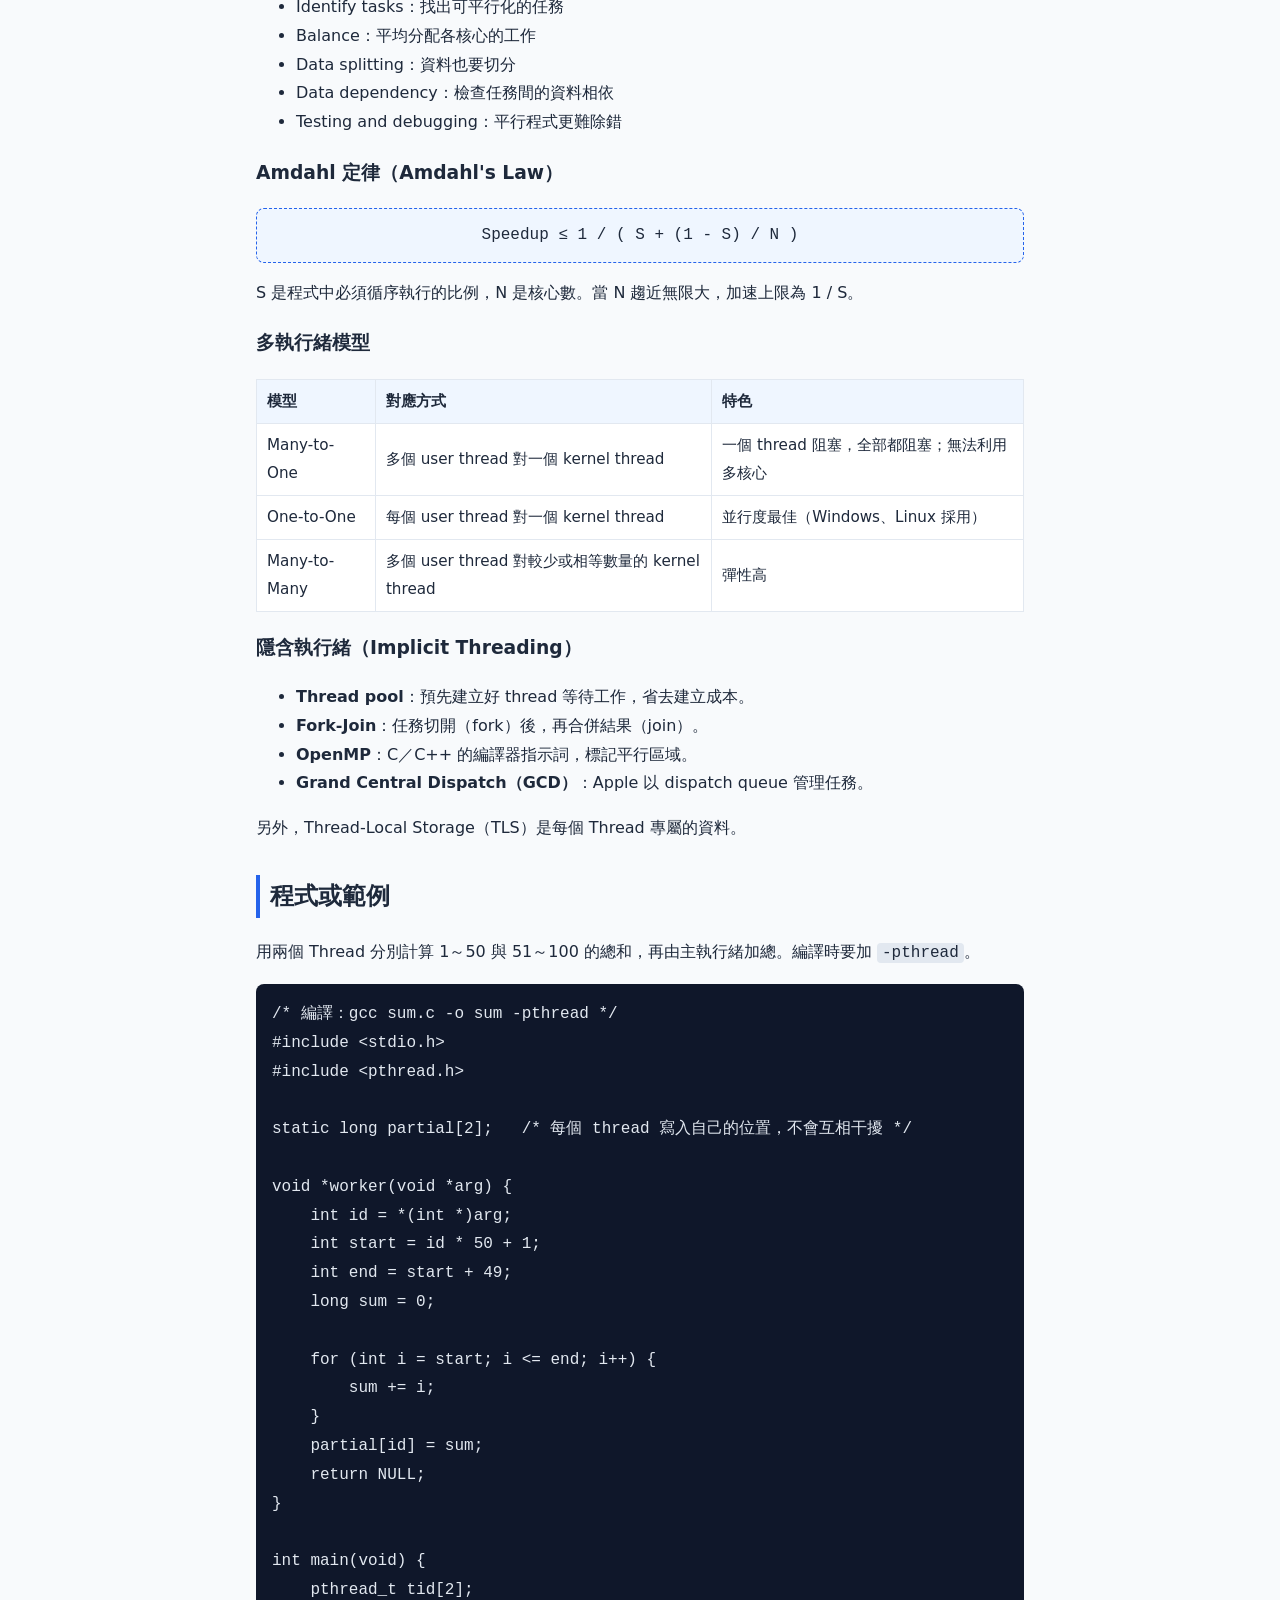
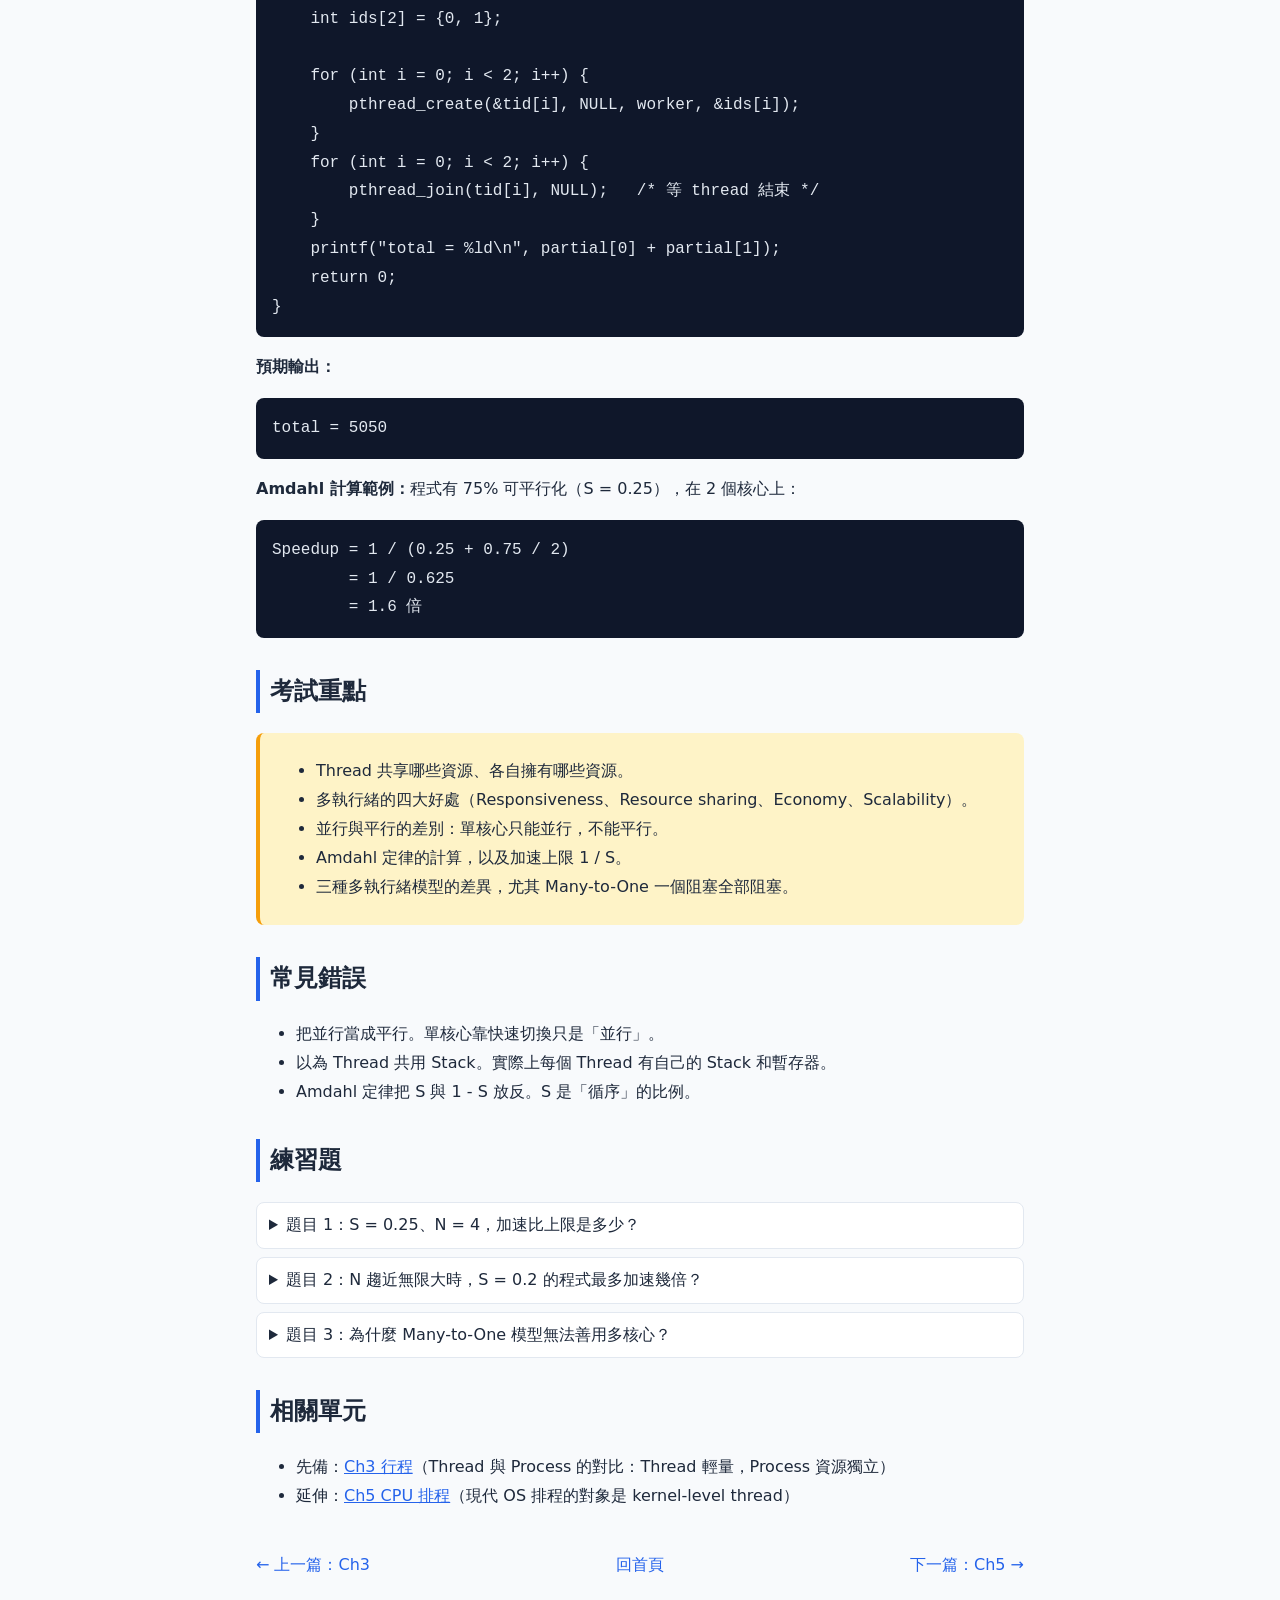
<file: lessons/os-04-threads.html>
<!DOCTYPE html>
<html lang="zh-Hant">
<head>
  <meta charset="UTF-8">
  <meta name="viewport" content="width=device-width, initial-scale=1">
  <title>Ch4 執行緒與並行 | OS 小講義</title>
  <link rel="stylesheet" href="../assets/style.css">
</head>
<body>
  <article class="lesson"
    data-id="os-04-threads"
    data-prereq="os-03-processes"
    data-leads-to="os-05-cpu-scheduling">

    <h1>Ch4 執行緒與並行 Threads &amp; Concurrency</h1>
    <p class="meta">來源：04_OS_ThreadsConcurrency_v1.0.pdf、期中摘要（Amdahl 定律、多執行緒模型、隱含執行緒）</p>

    <h2>學習目標</h2>
    <ul>
      <li>說明執行緒（Thread）共享與不共享的資源，以及多執行緒的四大好處</li>
      <li>分辨並行（Concurrency）與平行（Parallelism），並會計算 Amdahl 定律</li>
      <li>比較三種多執行緒模型與隱含執行緒技術</li>
    </ul>

    <h2>直覺說明</h2>
    <p>Process 像一間獨立的廚房，有自己的爐具與食材。Thread 則像同一間廚房裡的多位廚師：共用爐具與食材（記憶體、檔案），但各自有一本進度筆記（PC、暫存器）和一個工作檯（Stack）。</p>
    <p>多位廚師共用資源，所以合作快、開新廚師的成本也低；代價是兩人同時搶同一個鍋子時，必須協調（下一章同步的主題）。</p>

    <h2>核心概念</h2>

    <h3>Thread 共享與不共享</h3>
    <table>
      <tr><th>共享（同一 Process 內）</th><th>不共享（各自擁有）</th></tr>
      <tr><td>Code、Data（靜態／全域變數）、OS 資源（如開啟的檔案、signal）</td><td>Thread ID、Program counter、Register set、Stack</td></tr>
    </table>

    <h3>多執行緒的四大好處</h3>
    <table>
      <tr><th>好處</th><th>說明</th></tr>
      <tr><td>Responsiveness</td><td>某部分阻塞或耗時，程式仍可回應使用者</td></tr>
      <tr><td>Resource sharing</td><td>預設共享所屬 Process 的記憶體，比 IPC 容易</td></tr>
      <tr><td>Economy</td><td>建立與切換成本低；Solaris 中建立 Process 約比建立 Thread 慢 30 倍，context switch 約慢 5 倍</td></tr>
      <tr><td>Scalability</td><td>可在多核心上平行執行；單執行緒 Process 只能用一個核心</td></tr>
    </table>
    <p>適合多執行緒的例子：批次產生縮圖、文書編輯器（顯示、輸入、拼字檢查各一個 Thread）、網頁瀏覽器、網路伺服器（one request／thread 比 one request／process 效能佳）。</p>

    <h3>並行與平行</h3>
    <table>
      <tr><th></th><th>Concurrency 並行</th><th>Parallelism 平行</th></tr>
      <tr><td>定義</td><td>多個任務都有進展</td><td>多個任務同時執行</td></tr>
      <tr><td>單核心</td><td>可以（靠排程器快速切換）</td><td>不行</td></tr>
      <tr><td>多核心</td><td>可以</td><td>可以</td></tr>
    </table>
    <p>結論：<strong>可以有並行而沒有平行</strong>，但有平行就一定有並行。</p>

    <h3>多核心程式設計的挑戰</h3>
    <ul>
      <li>Identify tasks：找出可平行化的任務</li>
      <li>Balance：平均分配各核心的工作</li>
      <li>Data splitting：資料也要切分</li>
      <li>Data dependency：檢查任務間的資料相依</li>
      <li>Testing and debugging：平行程式更難除錯</li>
    </ul>

    <h3>Amdahl 定律（Amdahl's Law）</h3>
    <div class="formula">Speedup ≤ 1 / ( S + (1 - S) / N )</div>
    <p>S 是程式中必須循序執行的比例，N 是核心數。當 N 趨近無限大，加速上限為 1 / S。</p>

    <h3>多執行緒模型</h3>
    <table>
      <tr><th>模型</th><th>對應方式</th><th>特色</th></tr>
      <tr><td>Many-to-One</td><td>多個 user thread 對一個 kernel thread</td><td>一個 thread 阻塞，全部都阻塞；無法利用多核心</td></tr>
      <tr><td>One-to-One</td><td>每個 user thread 對一個 kernel thread</td><td>並行度最佳（Windows、Linux 採用）</td></tr>
      <tr><td>Many-to-Many</td><td>多個 user thread 對較少或相等數量的 kernel thread</td><td>彈性高</td></tr>
    </table>

    <h3>隱含執行緒（Implicit Threading）</h3>
    <ul>
      <li><strong>Thread pool</strong>：預先建立好 thread 等待工作，省去建立成本。</li>
      <li><strong>Fork-Join</strong>：任務切開（fork）後，再合併結果（join）。</li>
      <li><strong>OpenMP</strong>：C／C++ 的編譯器指示詞，標記平行區域。</li>
      <li><strong>Grand Central Dispatch（GCD）</strong>：Apple 以 dispatch queue 管理任務。</li>
    </ul>
    <p>另外，Thread-Local Storage（TLS）是每個 Thread 專屬的資料。</p>

    <h2>程式或範例</h2>
    <p>用兩個 Thread 分別計算 1～50 與 51～100 的總和，再由主執行緒加總。編譯時要加 <code>-pthread</code>。</p>
    <pre><code class="lang-c">/* 編譯：gcc sum.c -o sum -pthread */
#include &lt;stdio.h&gt;
#include &lt;pthread.h&gt;

static long partial[2];   /* 每個 thread 寫入自己的位置，不會互相干擾 */

void *worker(void *arg) {
    int id = *(int *)arg;
    int start = id * 50 + 1;
    int end = start + 49;
    long sum = 0;

    for (int i = start; i &lt;= end; i++) {
        sum += i;
    }
    partial[id] = sum;
    return NULL;
}

int main(void) {
    pthread_t tid[2];
    int ids[2] = {0, 1};

    for (int i = 0; i &lt; 2; i++) {
        pthread_create(&amp;tid[i], NULL, worker, &amp;ids[i]);
    }
    for (int i = 0; i &lt; 2; i++) {
        pthread_join(tid[i], NULL);   /* 等 thread 結束 */
    }
    printf("total = %ld\n", partial[0] + partial[1]);
    return 0;
}</code></pre>
    <p><strong>預期輸出：</strong></p>
    <pre><code>total = 5050</code></pre>

    <p><strong>Amdahl 計算範例：</strong>程式有 75% 可平行化（S = 0.25），在 2 個核心上：</p>
    <pre><code>Speedup = 1 / (0.25 + 0.75 / 2)
        = 1 / 0.625
        = 1.6 倍</code></pre>

    <h2>考試重點</h2>
    <div class="callout">
      <ul>
        <li>Thread 共享哪些資源、各自擁有哪些資源。</li>
        <li>多執行緒的四大好處（Responsiveness、Resource sharing、Economy、Scalability）。</li>
        <li>並行與平行的差別：單核心只能並行，不能平行。</li>
        <li>Amdahl 定律的計算，以及加速上限 1 / S。</li>
        <li>三種多執行緒模型的差異，尤其 Many-to-One 一個阻塞全部阻塞。</li>
      </ul>
    </div>

    <h2>常見錯誤</h2>
    <ul>
      <li>把並行當成平行。單核心靠快速切換只是「並行」。</li>
      <li>以為 Thread 共用 Stack。實際上每個 Thread 有自己的 Stack 和暫存器。</li>
      <li>Amdahl 定律把 S 與 1 - S 放反。S 是「循序」的比例。</li>
    </ul>

    <h2>練習題</h2>
    <details><summary>題目 1：S = 0.25、N = 4，加速比上限是多少？</summary>
      <p>Speedup = 1 / (0.25 + 0.75 / 4) = 1 / 0.4375 ≈ 2.29 倍。</p></details>
    <details><summary>題目 2：N 趨近無限大時，S = 0.2 的程式最多加速幾倍？</summary>
      <p>上限為 1 / S = 1 / 0.2 = 5 倍。</p></details>
    <details><summary>題目 3：為什麼 Many-to-One 模型無法善用多核心？</summary>
      <p>所有 user thread 都對應到同一個 kernel thread，一次只能有一個在核心上執行；而且其中一個阻塞時，整個 Process 都會被阻塞。</p></details>

    <h2>相關單元</h2>
    <ul class="rel">
      <li>先備：<a href="os-03-processes.html" data-rel="contrasts_with">Ch3 行程</a>（Thread 與 Process 的對比：Thread 輕量，Process 資源獨立）</li>
      <li>延伸：<a href="os-05-cpu-scheduling.html" data-rel="prerequisite_of">Ch5 CPU 排程</a>（現代 OS 排程的對象是 kernel-level thread）</li>
    </ul>

    <nav>
      <a href="os-03-processes.html">← 上一篇：Ch3</a>
      <a href="../index.html">回首頁</a>
      <a href="os-05-cpu-scheduling.html">下一篇：Ch5 →</a>
    </nav>
  </article>
</body>
</html>
</file>
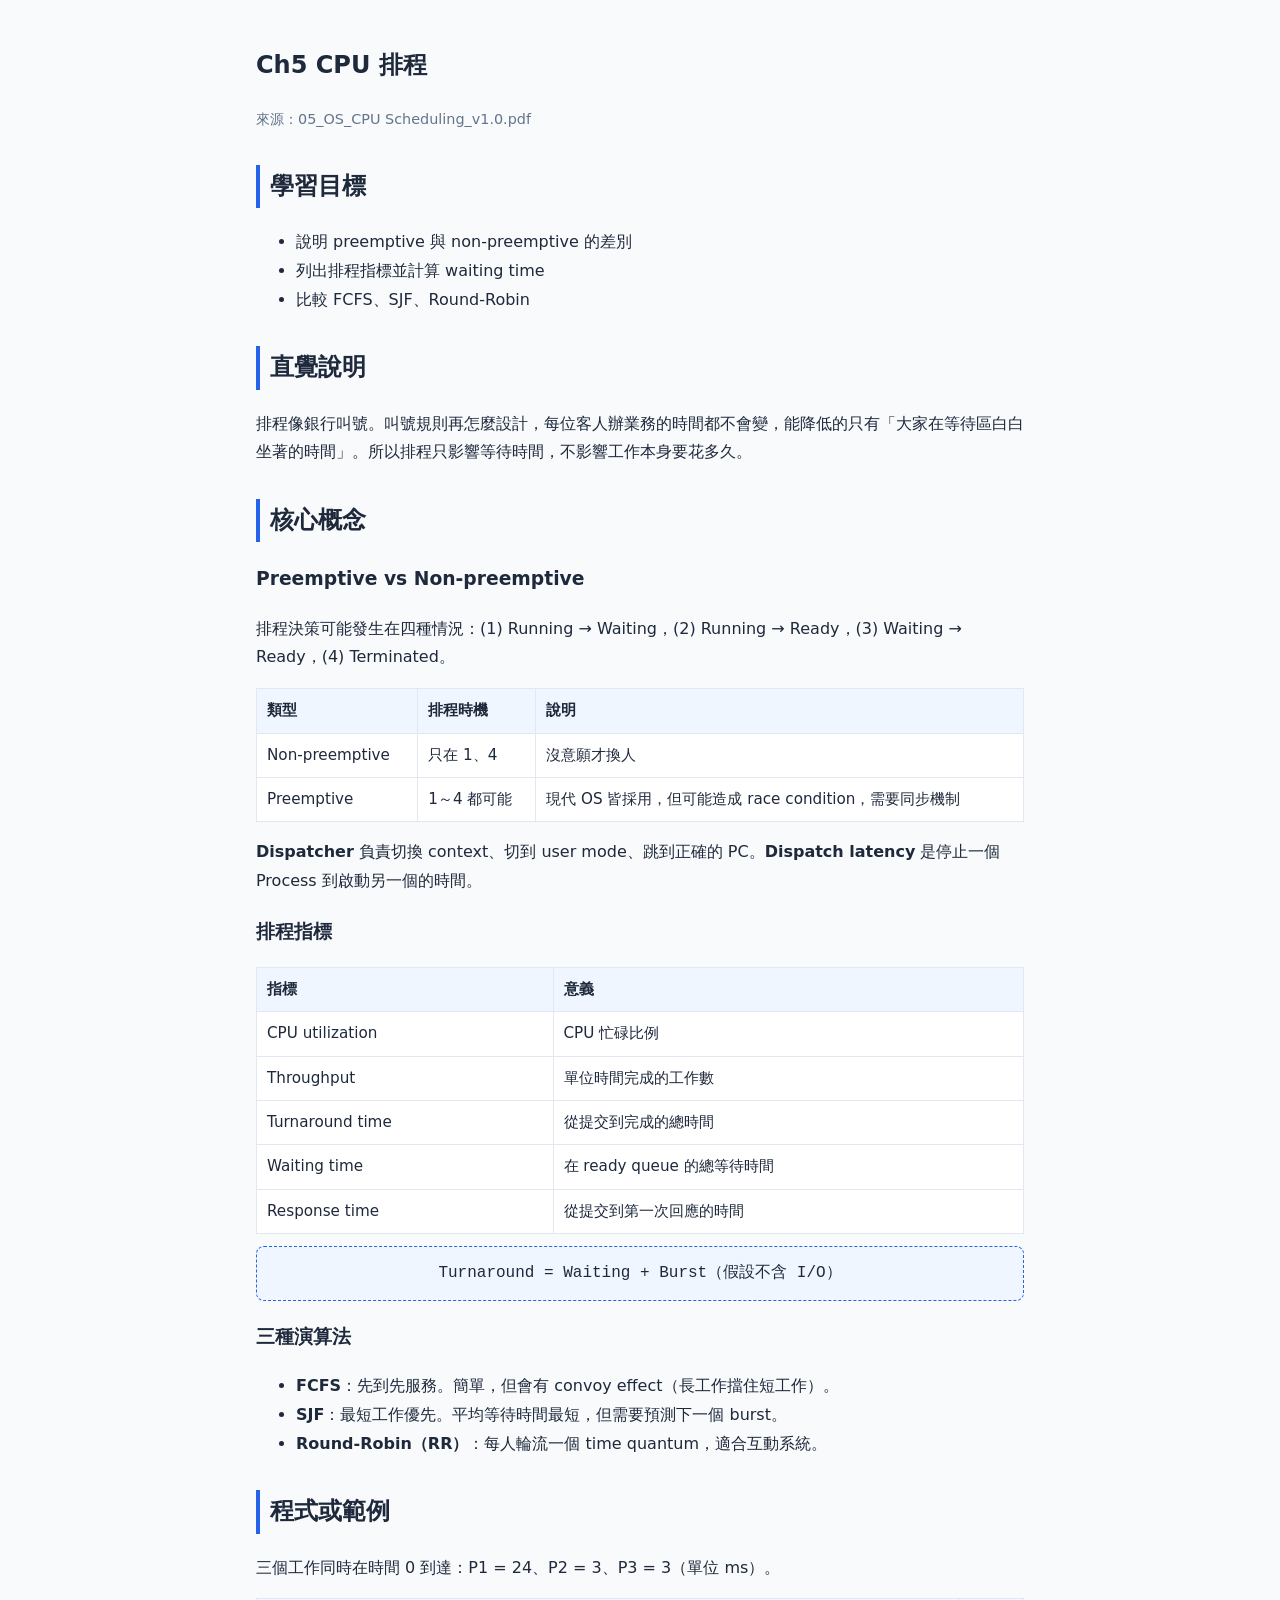
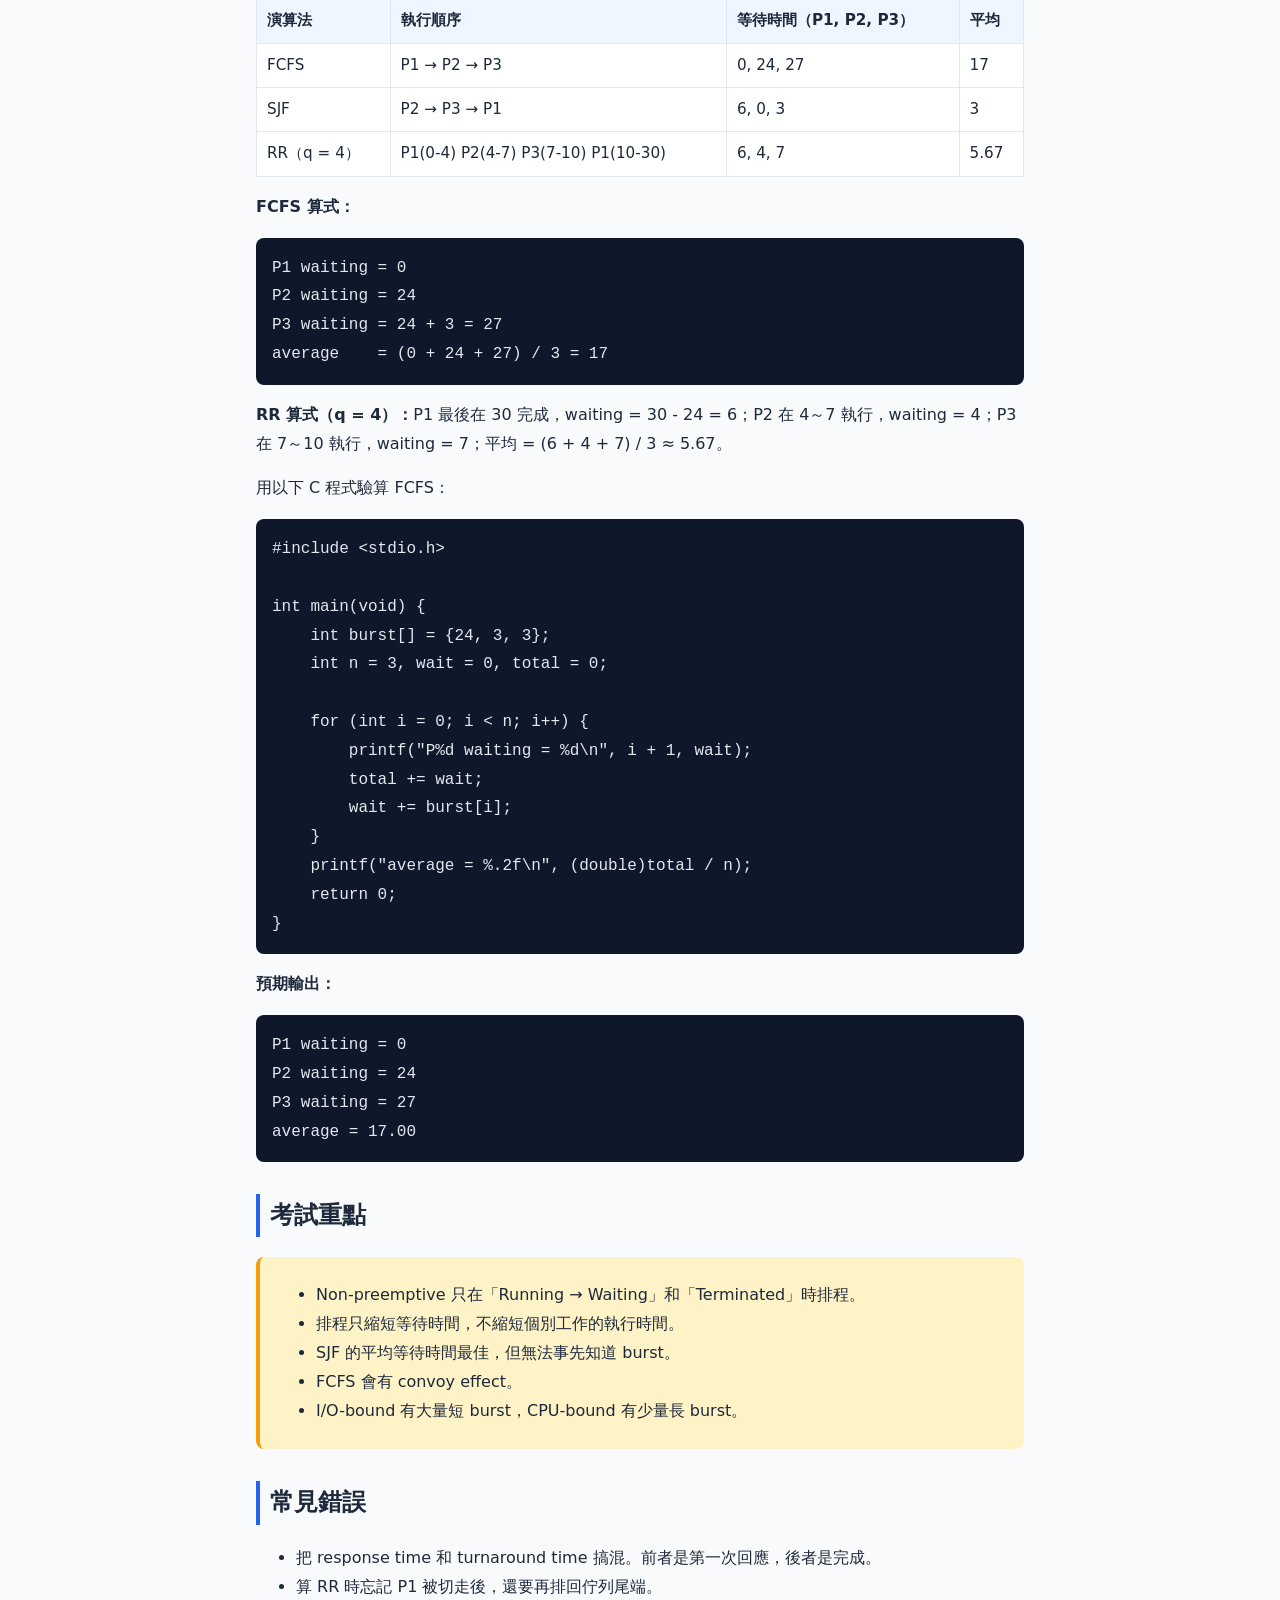
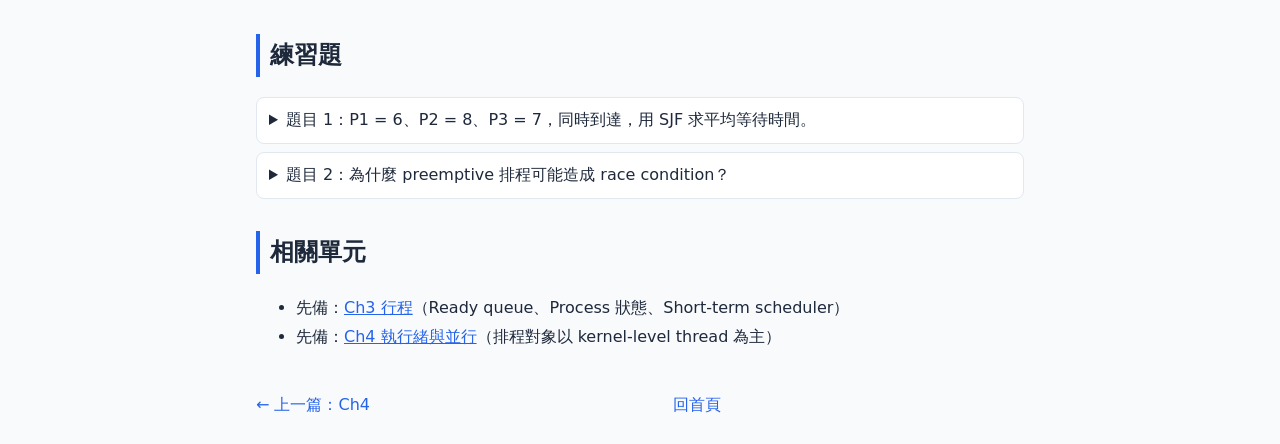
<file: lessons/os-05-cpu-scheduling.html>
<!DOCTYPE html>
<html lang="zh-Hant">
<head>
  <meta charset="UTF-8">
  <meta name="viewport" content="width=device-width, initial-scale=1">
  <title>Ch5 CPU 排程 | OS 小講義</title>
  <link rel="stylesheet" href="../assets/style.css">
</head>
<body>
  <article class="lesson"
    data-id="os-05-cpu-scheduling"
    data-prereq="os-03-processes,os-04-threads"
    data-leads-to="">

    <h1>Ch5 CPU 排程</h1>
    <p class="meta">來源：05_OS_CPU Scheduling_v1.0.pdf</p>

    <h2>學習目標</h2>
    <ul>
      <li>說明 preemptive 與 non-preemptive 的差別</li>
      <li>列出排程指標並計算 waiting time</li>
      <li>比較 FCFS、SJF、Round-Robin</li>
    </ul>

    <h2>直覺說明</h2>
    <p>排程像銀行叫號。叫號規則再怎麼設計，每位客人辦業務的時間都不會變，能降低的只有「大家在等待區白白坐著的時間」。所以排程只影響等待時間，不影響工作本身要花多久。</p>

    <h2>核心概念</h2>
    <h3>Preemptive vs Non-preemptive</h3>
    <p>排程決策可能發生在四種情況：(1) Running → Waiting，(2) Running → Ready，(3) Waiting → Ready，(4) Terminated。</p>
    <table>
      <tr><th>類型</th><th>排程時機</th><th>說明</th></tr>
      <tr><td>Non-preemptive</td><td>只在 1、4</td><td>沒意願才換人</td></tr>
      <tr><td>Preemptive</td><td>1～4 都可能</td><td>現代 OS 皆採用，但可能造成 race condition，需要同步機制</td></tr>
    </table>
    <p><strong>Dispatcher</strong> 負責切換 context、切到 user mode、跳到正確的 PC。<strong>Dispatch latency</strong> 是停止一個 Process 到啟動另一個的時間。</p>

    <h3>排程指標</h3>
    <table>
      <tr><th>指標</th><th>意義</th></tr>
      <tr><td>CPU utilization</td><td>CPU 忙碌比例</td></tr>
      <tr><td>Throughput</td><td>單位時間完成的工作數</td></tr>
      <tr><td>Turnaround time</td><td>從提交到完成的總時間</td></tr>
      <tr><td>Waiting time</td><td>在 ready queue 的總等待時間</td></tr>
      <tr><td>Response time</td><td>從提交到第一次回應的時間</td></tr>
    </table>
    <div class="formula">Turnaround = Waiting + Burst（假設不含 I/O）</div>

    <h3>三種演算法</h3>
    <ul>
      <li><strong>FCFS</strong>：先到先服務。簡單，但會有 convoy effect（長工作擋住短工作）。</li>
      <li><strong>SJF</strong>：最短工作優先。平均等待時間最短，但需要預測下一個 burst。</li>
      <li><strong>Round-Robin（RR）</strong>：每人輪流一個 time quantum，適合互動系統。</li>
    </ul>

    <h2>程式或範例</h2>
    <p>三個工作同時在時間 0 到達：P1 = 24、P2 = 3、P3 = 3（單位 ms）。</p>
    <table>
      <tr><th>演算法</th><th>執行順序</th><th>等待時間（P1, P2, P3）</th><th>平均</th></tr>
      <tr><td>FCFS</td><td>P1 → P2 → P3</td><td>0, 24, 27</td><td>17</td></tr>
      <tr><td>SJF</td><td>P2 → P3 → P1</td><td>6, 0, 3</td><td>3</td></tr>
      <tr><td>RR（q = 4）</td><td>P1(0-4) P2(4-7) P3(7-10) P1(10-30)</td><td>6, 4, 7</td><td>5.67</td></tr>
    </table>
    <p><strong>FCFS 算式：</strong></p>
    <pre><code>P1 waiting = 0
P2 waiting = 24
P3 waiting = 24 + 3 = 27
average    = (0 + 24 + 27) / 3 = 17</code></pre>
    <p><strong>RR 算式（q = 4）：</strong>P1 最後在 30 完成，waiting = 30 - 24 = 6；P2 在 4～7 執行，waiting = 4；P3 在 7～10 執行，waiting = 7；平均 = (6 + 4 + 7) / 3 ≈ 5.67。</p>
    <p>用以下 C 程式驗算 FCFS：</p>
    <pre><code class="lang-c">#include &lt;stdio.h&gt;

int main(void) {
    int burst[] = {24, 3, 3};
    int n = 3, wait = 0, total = 0;

    for (int i = 0; i &lt; n; i++) {
        printf("P%d waiting = %d\n", i + 1, wait);
        total += wait;
        wait += burst[i];
    }
    printf("average = %.2f\n", (double)total / n);
    return 0;
}</code></pre>
    <p><strong>預期輸出：</strong></p>
    <pre><code>P1 waiting = 0
P2 waiting = 24
P3 waiting = 27
average = 17.00</code></pre>

    <h2>考試重點</h2>
    <div class="callout">
      <ul>
        <li>Non-preemptive 只在「Running → Waiting」和「Terminated」時排程。</li>
        <li>排程只縮短等待時間，不縮短個別工作的執行時間。</li>
        <li>SJF 的平均等待時間最佳，但無法事先知道 burst。</li>
        <li>FCFS 會有 convoy effect。</li>
        <li>I/O-bound 有大量短 burst，CPU-bound 有少量長 burst。</li>
      </ul>
    </div>

    <h2>常見錯誤</h2>
    <ul>
      <li>把 response time 和 turnaround time 搞混。前者是第一次回應，後者是完成。</li>
      <li>算 RR 時忘記 P1 被切走後，還要再排回佇列尾端。</li>
    </ul>

    <h2>練習題</h2>
    <details><summary>題目 1：P1 = 6、P2 = 8、P3 = 7，同時到達，用 SJF 求平均等待時間。</summary>
      <p>順序 P1 → P3 → P2。等待時間 0、6、13，平均 = 19 / 3 ≈ 6.33。</p></details>
    <details><summary>題目 2：為什麼 preemptive 排程可能造成 race condition？</summary>
      <p>Process 在修改共享資料到一半時被搶走，另一個 Process 讀到不一致的狀態，所以需要同步機制。</p></details>

    <h2>相關單元</h2>
    <ul class="rel">
      <li>先備：<a href="os-03-processes.html" data-rel="prerequisite_of">Ch3 行程</a>（Ready queue、Process 狀態、Short-term scheduler）</li>
      <li>先備：<a href="os-04-threads.html" data-rel="prerequisite_of">Ch4 執行緒與並行</a>（排程對象以 kernel-level thread 為主）</li>
    </ul>

    <nav>
      <a href="os-04-threads.html">← 上一篇：Ch4</a>
      <a href="../index.html">回首頁</a>
      <span></span>
    </nav>
  </article>
</body>
</html>
</file>
<file: assets/style.css>
:root { --main:#2563eb; --bg:#f8fafc; --text:#1e293b; --warn:#fef3c7; }
* { box-sizing: border-box; }
body { margin:0; font-family:"Noto Sans TC",system-ui,sans-serif;
       background:var(--bg); color:var(--text); line-height:1.8; }
.hero { background:var(--main); color:#fff; text-align:center; padding:48px 16px; }
.hero h1 { margin:0 0 8px; }
.container, .lesson { max-width:800px; margin:0 auto; padding:24px 16px; }
.meta { color:#64748b; font-size:.9rem; }
.section-title { border-left:4px solid var(--main); padding-left:10px; margin-top:32px; }

/* 首頁：學習路徑 */
.path { list-style:none; padding:0; margin:12px 0; }
.path li { background:#fff; border-left:4px solid var(--main); border-radius:8px;
           padding:8px 14px; margin-bottom:8px; display:flex;
           justify-content:space-between; flex-wrap:wrap; gap:4px;
           box-shadow:0 1px 3px rgba(0,0,0,.06); }
.path li span { color:#64748b; font-size:.9rem; }
.path li.planned { opacity:.55; border-left-color:#94a3b8; }

/* 首頁：卡片 */
.cards { display:grid; gap:16px; grid-template-columns:repeat(auto-fill,minmax(240px,1fr)); }
.card { display:block; background:#fff; border-radius:12px; padding:16px;
        text-decoration:none; color:inherit; border-top:4px solid var(--main);
        box-shadow:0 1px 4px rgba(0,0,0,.08); transition:transform .15s; }
a.card:hover { transform:translateY(-3px); }
.card h2 { margin:8px 0 4px; font-size:1.1rem; }
.card.planned { opacity:.55; border-top-color:#94a3b8; cursor:not-allowed; }
.tag { font-size:.75rem; color:var(--main); font-weight:700; }

/* 講義頁 */
.lesson h2 { border-left:4px solid var(--main); padding-left:10px; margin-top:32px; }
.lesson nav { display:flex; justify-content:space-between; align-items:center;
              gap:8px; flex-wrap:wrap; margin-top:40px; }
.lesson nav a { color:var(--main); text-decoration:none; }
table { width:100%; border-collapse:collapse; background:#fff; margin:12px 0; }
th, td { border:1px solid #e2e8f0; padding:8px 10px; text-align:left; font-size:.95rem; }
th { background:#eff6ff; }
pre { background:#0f172a; color:#e2e8f0; padding:16px; border-radius:8px; overflow-x:auto; }
code { font-family:ui-monospace,Consolas,monospace; }
p code, li code, td code { background:#e2e8f0; padding:1px 5px; border-radius:4px; }
.formula { background:#eff6ff; border:1px dashed var(--main); border-radius:8px;
           padding:12px; text-align:center; font-family:ui-monospace,Consolas,monospace; }
.callout { background:var(--warn); border-left:4px solid #f59e0b;
           border-radius:8px; padding:8px 16px; margin:16px 0; }
details { background:#fff; padding:8px 12px; border-radius:8px; margin:8px 0;
          border:1px solid #e2e8f0; }
.rel a { color:var(--main); }
footer { text-align:center; padding:24px; color:#64748b; font-size:.85rem; }
</file>
